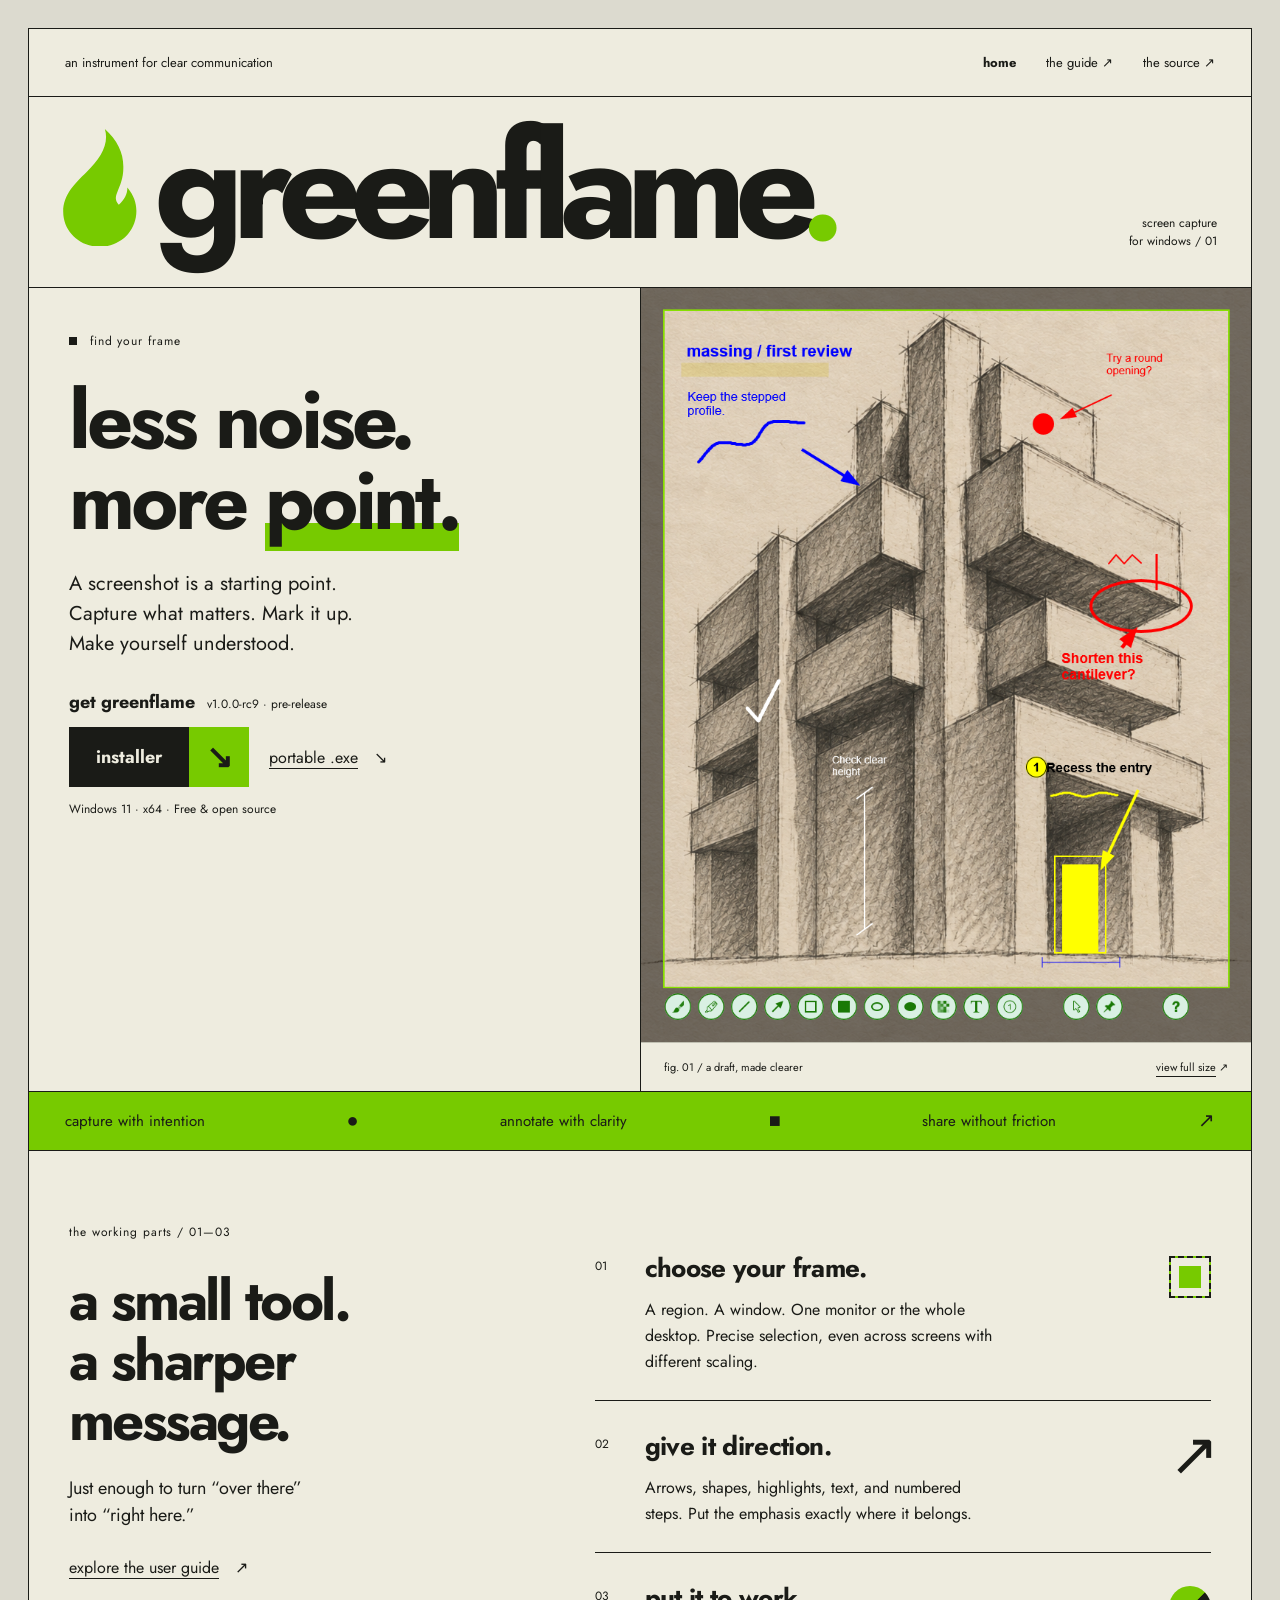
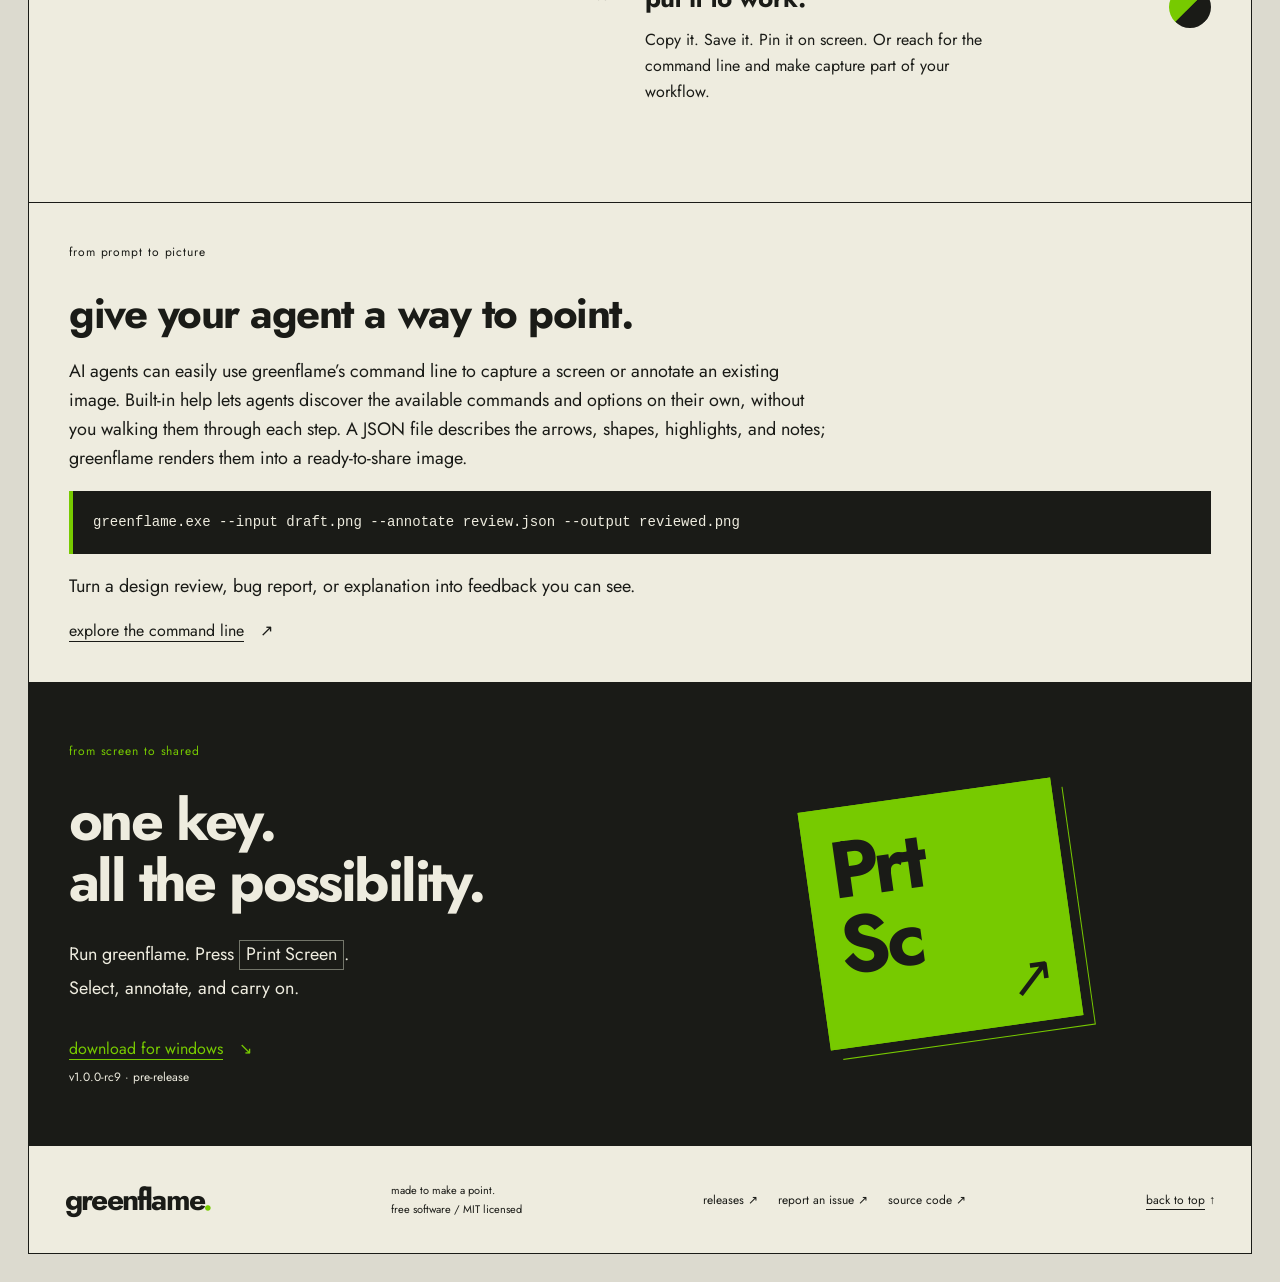
<file: index.html>
<!doctype html>
<html lang="en">
<head>
    <meta charset="utf-8">
    <meta name="viewport" content="width=device-width, initial-scale=1">
    <meta name="description" content="Less noise. More point. greenflame is a free, open-source screenshot and annotation tool for Windows.">
    <meta name="theme-color" content="#eeecdf">
    <title>greenflame &mdash; screenshot &amp; annotation tool for Windows</title>
    <link rel="icon" href="/favicon.ico?v=77ca00" type="image/x-icon" sizes="16x16 32x32 48x48">
    <link rel="canonical" href="https://getgreenflame.com/">
    <link rel="preload" href="jost-bold.ttf" as="font" type="font/ttf" crossorigin>
    <link rel="stylesheet" href="style.css">
    <script src="downloads.js" defer></script>
    <meta property="og:type" content="website">
    <meta property="og:site_name" content="greenflame">
    <meta property="og:title" content="greenflame &mdash; screenshot &amp; annotation tool for Windows">
    <meta property="og:description" content="Less noise. More point. greenflame is a free, open-source screenshot and annotation tool for Windows.">
    <meta property="og:url" content="https://getgreenflame.com/">
    <meta property="og:image" content="https://getgreenflame.com/assets/brand-icon.png">
    <meta property="og:image:width" content="256">
    <meta property="og:image:height" content="256">
    <meta property="og:image:alt" content="greenflame logo: green flame inside selection brackets">
    <meta name="twitter:card" content="summary">
    <meta name="twitter:title" content="greenflame &mdash; screenshot &amp; annotation tool for Windows">
    <meta name="twitter:description" content="Less noise. More point. greenflame is a free, open-source screenshot and annotation tool for Windows.">
    <meta name="twitter:image" content="https://getgreenflame.com/assets/brand-icon.png">
    <meta name="twitter:image:alt" content="greenflame logo: green flame inside selection brackets">
    <script type="application/ld+json">
{
  "@context": "https://schema.org",
  "@type": "SoftwareApplication",
  "@id": "https://getgreenflame.com/#software",
  "name": "greenflame",
  "url": "https://getgreenflame.com/",
  "description": "Less noise. More point. greenflame is a free, open-source screenshot and annotation tool for Windows.",
  "operatingSystem": "Windows 11",
  "applicationCategory": "UtilitiesApplication",
  "downloadUrl": "https://github.com/greenflamehq/greenflame/releases/download/v1.0.0-rc9/greenflame-1.0.0-rc9-win-x64.exe",
  "license": "https://getgreenflame.com/LICENSE",
  "isAccessibleForFree": true,
  "image": "https://getgreenflame.com/assets/brand-icon.png",
  "softwareHelp": "https://getgreenflame.com/guide.html",
  "offers": {
    "price": "0",
    "priceCurrency": "USD",
    "@type": "Offer"
  }
}
    </script>

</head>
<body>
    <a class="skip" href="#main">Skip to content</a>
    <div class="sheet">
        <header>
            <div class="masthead">
                <a class="identity" href="/" aria-label="greenflame home">an instrument for clear communication</a>
                <nav aria-label="Main navigation"><span aria-current="page">home</span><span><a href="guide.html">the guide</a> <span aria-hidden="true">↗</span></span><span><a href="https://github.com/greenflamehq/greenflame">the source</a> <span aria-hidden="true">↗</span></span></nav>
            </div>
            <div class="nameplate"><a class="wordmark" href="/" aria-label="greenflame home"><svg class="wordmark-flame" viewBox="319 122 578 930" aria-hidden="true"><path d="M648 122C747 212 796 311 794 426C794 516 767 568 746 621C724 676 737 691 758 721C800 685 826 638 826 585C876 646 897 706 897 770C897 932 767 1052 609 1052C449 1052 319 931 319 775C319 640 410 552 504 461C614 357 684 239 648 122Z"/></svg><span>greenflame<span class="brand-dot">.</span></span></a><span class="edition">screen capture<br>for windows / 01</span></div>
        </header>
        <main id="main">
            <section class="hero" aria-labelledby="headline">
                <div class="hero-copy">
                    <p class="eyebrow"><span class="little-square" aria-hidden="true"></span> find your frame</p>
                    <h1 id="headline">less noise.<br>more <span class="highlight">point.</span></h1>
                    <p class="intro">A screenshot is a starting point.<br>Capture what matters. Mark it up.<br>Make yourself understood.</p>
                    <div id="downloads">
                        <p class="download-heading">get greenflame <span class="release-version" id="release-version">v1.0.0-rc9 · pre-release</span></p>
                        <div class="download-options">
                            <a class="download" id="installer-download" href="https://github.com/greenflamehq/greenflame/releases/download/v1.0.0-rc9/greenflame-1.0.0-rc9-win-x64.exe"><span>installer</span><span class="download-arrow" aria-hidden="true">↘</span></a>
                            <span><a class="text-link" id="portable-download" href="https://github.com/greenflamehq/greenflame/releases/download/v1.0.0-rc9/greenflame.exe">portable .exe</a><span class="link-arrow" aria-hidden="true">↘</span></span>
                        </div>
                        <p class="download-note">Windows 11 · x64 · Free &amp; open source</p>
                    </div>
                </div>
                <figure class="composition">
                    <a class="screenshot-link" href="screenshot.html" aria-label="Enlarge the annotated screenshot"><img src="assets/brutalist-scene-annotated.png" width="827" height="1023" fetchpriority="high" alt="A charcoal building sketch reviewed in greenflame, with arrows, freehand marks, dimensions, and notes suggesting a circular opening, shorter cantilever, and recessed entry. The capture border and annotation toolbar are visible."></a>
                    <figcaption><span>fig. 01 / a draft, made clearer</span><span><a href="screenshot.html">view full size</a> <span aria-hidden="true">↗</span></span></figcaption>
                </figure>
            </section>
            <div class="principles" aria-label="Product principles"><span>capture with intention</span><span aria-hidden="true">●</span><span>annotate with clarity</span><span aria-hidden="true">■</span><span>share without friction</span><span aria-hidden="true">↗</span></div>
            <section class="tools" id="tools" aria-labelledby="tools-heading">
                <div class="section-intro"><p class="eyebrow">the working parts / 01—03</p><h2 id="tools-heading">a small tool.<br>a sharper<br>message.</h2><p>Just enough to turn “over there”<br>into “right here.”</p><a class="text-link" href="guide.html">explore the user guide</a><span class="link-arrow" aria-hidden="true">↗</span></div>
                <div class="tool-list">
                    <article class="tool"><span class="tool-number">01</span><div><h3>choose your frame.</h3><p>A region. A window. One monitor or the whole desktop. Precise selection, even across screens with different scaling.</p></div><span class="tool-symbol frame-symbol" aria-hidden="true"></span></article>
                    <article class="tool"><span class="tool-number">02</span><div><h3>give it direction.</h3><p>Arrows, shapes, highlights, text, and numbered steps. Put the emphasis exactly where it belongs.</p></div><span class="tool-symbol arrow-symbol" aria-hidden="true">↗</span></article>
                    <article class="tool"><span class="tool-number">03</span><div><h3>put it to work.</h3><p>Copy it. Save it. Pin it on screen. Or reach for the command line and make capture part of your workflow.</p></div><span class="tool-symbol circle-symbol" aria-hidden="true"></span></article>
                </div>
            </section>
            <section class="agent-workflow" aria-labelledby="agent-heading">
                <p class="eyebrow">from prompt to picture</p>
                <h2 id="agent-heading">give your agent a way to point.</h2>
                <p>AI agents can easily use greenflame’s command line to capture a screen or annotate an existing image. Built-in help lets agents discover the available commands and options on their own, without you walking them through each step. A JSON file describes the arrows, shapes, highlights, and notes; greenflame renders them into a ready-to-share image.</p>
                <pre><code>greenflame.exe --input draft.png --annotate review.json --output reviewed.png</code></pre>
                <p>Turn a design review, bug report, or explanation into feedback you can see.</p>
                <a class="text-link" href="guide.html#command-line">explore the command line</a><span class="link-arrow" aria-hidden="true">↗</span>
            </section>
            <section class="start" aria-labelledby="start-heading">
                <div class="start-copy"><p class="eyebrow">from screen to shared</p><h2 id="start-heading">one key.<br>all the possibility.</h2><p>Run greenflame. Press <kbd>Print Screen</kbd>.<br>Select, annotate, and carry on.</p><div class="bottom-download"><a class="text-link" href="#downloads">download for windows</a><span class="bottom-download-arrow" aria-hidden="true">↘</span><span class="release-version" id="bottom-release-version">v1.0.0-rc9 · pre-release</span></div></div>
                <div class="key-art" aria-hidden="true"><div class="key-face"><span>Prt<br>Sc</span><span class="key-arrow">↗</span></div></div>
            </section>
        </main>
        <footer><a class="footer-brand" href="/">greenflame<span>.</span></a><span>made to make a point.<br>free software / MIT licensed</span><nav aria-label="Footer navigation"><span><a href="https://github.com/greenflamehq/greenflame/releases">releases</a> <span aria-hidden="true">↗</span></span><span><a href="https://github.com/greenflamehq/greenflame/issues">report an issue</a> <span aria-hidden="true">↗</span></span><span><a href="https://github.com/greenflamehq/greenflame">source code</a> <span aria-hidden="true">↗</span></span></nav><div class="back-top"><a href="#">back to top</a> <span aria-hidden="true">↑</span></div></footer>
    </div>
</body>
</html>
</file>
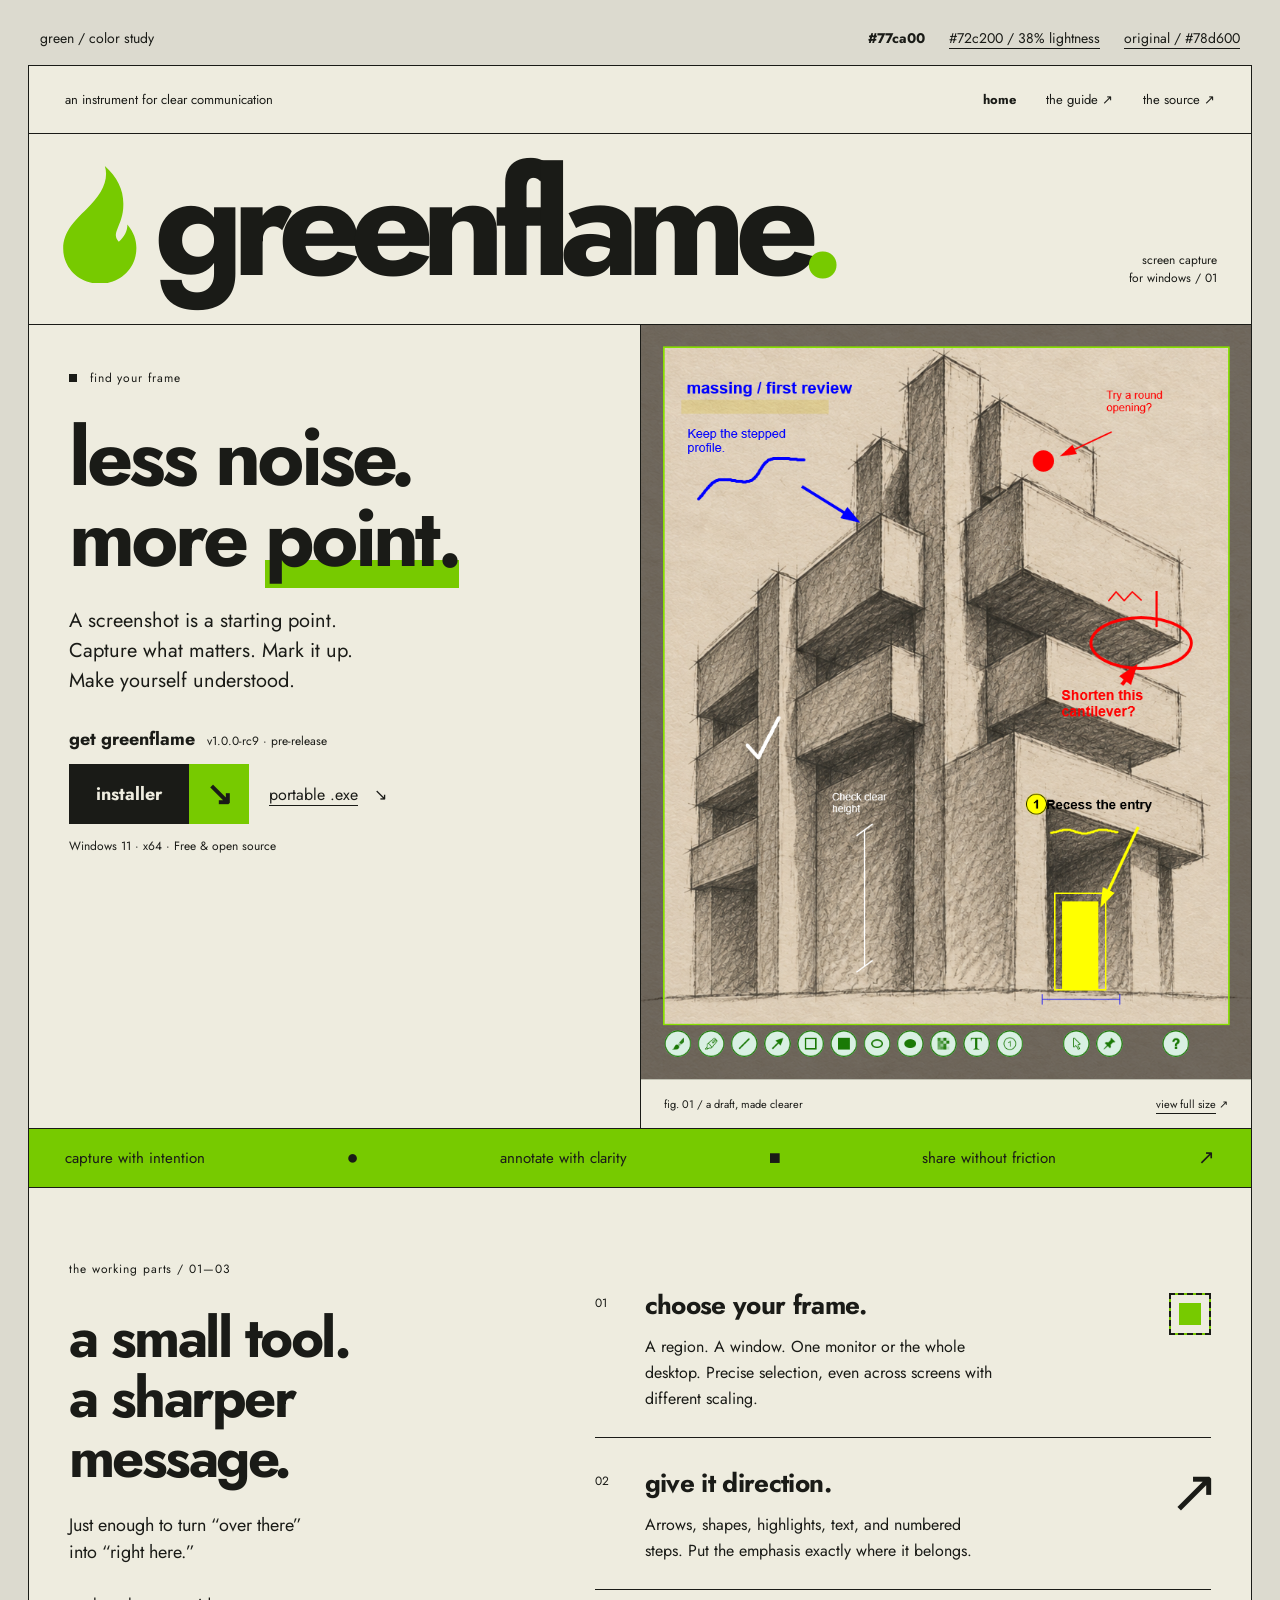
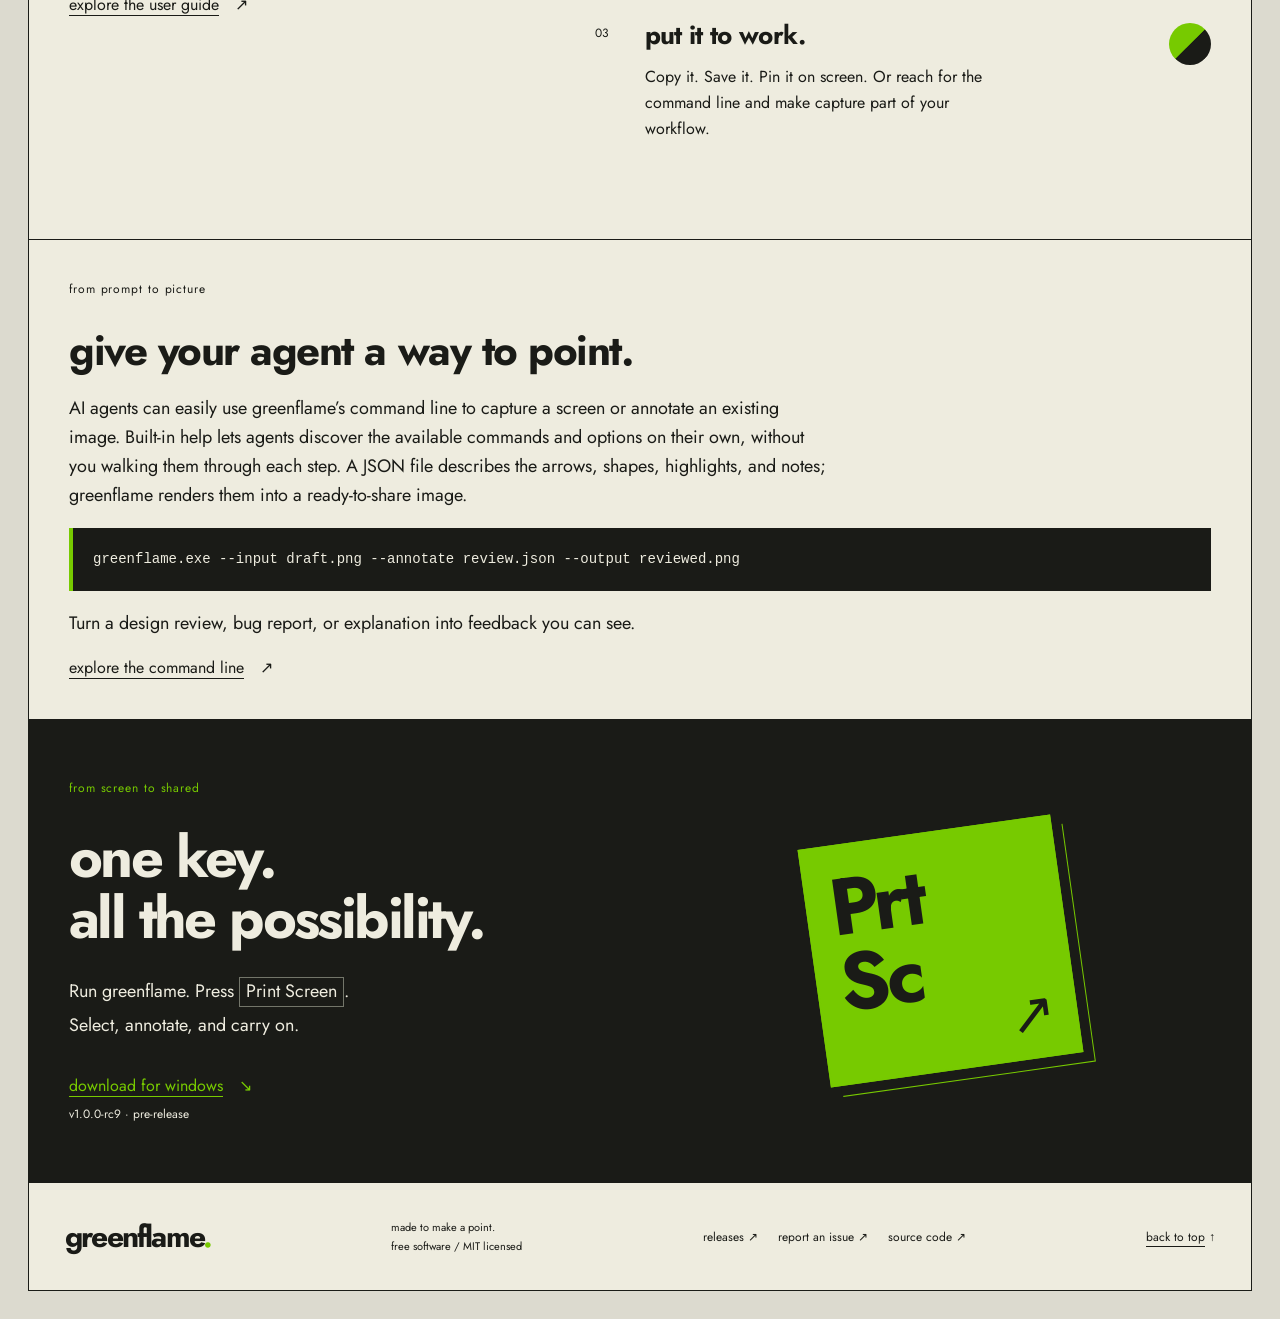
<file: study/green/index.html>
<!doctype html>
<html lang="en">
<head><base href="../../">
    <meta charset="utf-8">
    <meta name="viewport" content="width=device-width, initial-scale=1">
    <meta name="description" content="Less noise. More point. greenflame is a free, open-source screenshot and annotation tool for Windows.">
    <meta name="theme-color" content="#eeecdf">
    <title>greenflame — less noise. more point.</title>
    <link rel="icon" href="/favicon.ico?v=e" type="image/x-icon" sizes="16x16 32x32 48x48">
    <link rel="canonical" href="https://getgreenflame.com/">
    <link rel="preload" href="jost-bold.ttf" as="font" type="font/ttf" crossorigin>
    <link rel="stylesheet" href="style.css">
    <script src="downloads.js" defer></script>
<meta name="robots" content="noindex,nofollow"><style>:root { --green: #77ca00; } .color-study { max-width: 1200px; margin: 0 auto 16px; display: flex; flex-wrap: wrap; align-items: center; gap: 12px 24px; font-size: 14px; line-height: 1.5; } .color-study-label { margin-right: auto; } .color-study [aria-current] { font-weight: 700; } </style></head>
<body>
    <a class="skip" href="#main">Skip to content</a>
    <aside class="color-study" aria-label="Color study"><span class="color-study-label">green / color study</span><span aria-current="page">#77ca00</span><a href="study/green/darker.html">#72c200 / 38% lightness</a><a href="./">original / #78d600</a></aside><div class="sheet">
        <header>
            <div class="masthead">
                <a class="identity" href="/" aria-label="greenflame home">an instrument for clear communication</a>
                <nav aria-label="Main navigation"><span aria-current="page">home</span><span><a href="guide.html">the guide</a> <span aria-hidden="true">↗</span></span><span><a href="https://github.com/greenflamehq/greenflame">the source</a> <span aria-hidden="true">↗</span></span></nav>
            </div>
            <div class="nameplate"><a class="wordmark" href="/" aria-label="greenflame home"><svg class="wordmark-flame" viewBox="319 122 578 930" aria-hidden="true"><path d="M648 122C747 212 796 311 794 426C794 516 767 568 746 621C724 676 737 691 758 721C800 685 826 638 826 585C876 646 897 706 897 770C897 932 767 1052 609 1052C449 1052 319 931 319 775C319 640 410 552 504 461C614 357 684 239 648 122Z"/></svg><span>greenflame<span class="brand-dot">.</span></span></a><span class="edition">screen capture<br>for windows / 01</span></div>
        </header>
        <main id="main">
            <section class="hero" aria-labelledby="headline">
                <div class="hero-copy">
                    <p class="eyebrow"><span class="little-square" aria-hidden="true"></span> find your frame</p>
                    <h1 id="headline">less noise.<br>more <span class="highlight">point.</span></h1>
                    <p class="intro">A screenshot is a starting point.<br>Capture what matters. Mark it up.<br>Make yourself understood.</p>
                    <div id="downloads">
                        <p class="download-heading">get greenflame <span class="release-version" id="release-version">v1.0.0-rc9 · pre-release</span></p>
                        <div class="download-options">
                            <a class="download" id="installer-download" href="https://github.com/greenflamehq/greenflame/releases/download/v1.0.0-rc9/greenflame-1.0.0-rc9-win-x64.exe"><span>installer</span><span class="download-arrow" aria-hidden="true">↘</span></a>
                            <span><a class="text-link" id="portable-download" href="https://github.com/greenflamehq/greenflame/releases/download/v1.0.0-rc9/greenflame.exe">portable .exe</a><span class="link-arrow" aria-hidden="true">↘</span></span>
                        </div>
                        <p class="download-note">Windows 11 · x64 · Free &amp; open source</p>
                    </div>
                </div>
                <figure class="composition">
                    <a class="screenshot-link" href="screenshot.html" aria-label="Enlarge the annotated screenshot"><img src="assets/brutalist-scene-annotated.png" width="827" height="1023" fetchpriority="high" alt="A charcoal building sketch reviewed in greenflame, with arrows, freehand marks, dimensions, and notes suggesting a circular opening, shorter cantilever, and recessed entry. The capture border and annotation toolbar are visible."></a>
                    <figcaption><span>fig. 01 / a draft, made clearer</span><span><a href="screenshot.html">view full size</a> <span aria-hidden="true">↗</span></span></figcaption>
                </figure>
            </section>
            <div class="principles" aria-label="Product principles"><span>capture with intention</span><span aria-hidden="true">●</span><span>annotate with clarity</span><span aria-hidden="true">■</span><span>share without friction</span><span aria-hidden="true">↗</span></div>
            <section class="tools" id="tools" aria-labelledby="tools-heading">
                <div class="section-intro"><p class="eyebrow">the working parts / 01—03</p><h2 id="tools-heading">a small tool.<br>a sharper<br>message.</h2><p>Just enough to turn “over there”<br>into “right here.”</p><a class="text-link" href="guide.html">explore the user guide</a><span class="link-arrow" aria-hidden="true">↗</span></div>
                <div class="tool-list">
                    <article class="tool"><span class="tool-number">01</span><div><h3>choose your frame.</h3><p>A region. A window. One monitor or the whole desktop. Precise selection, even across screens with different scaling.</p></div><span class="tool-symbol frame-symbol" aria-hidden="true"></span></article>
                    <article class="tool"><span class="tool-number">02</span><div><h3>give it direction.</h3><p>Arrows, shapes, highlights, text, and numbered steps. Put the emphasis exactly where it belongs.</p></div><span class="tool-symbol arrow-symbol" aria-hidden="true">↗</span></article>
                    <article class="tool"><span class="tool-number">03</span><div><h3>put it to work.</h3><p>Copy it. Save it. Pin it on screen. Or reach for the command line and make capture part of your workflow.</p></div><span class="tool-symbol circle-symbol" aria-hidden="true"></span></article>
                </div>
            </section>
            <section class="agent-workflow" aria-labelledby="agent-heading">
                <p class="eyebrow">from prompt to picture</p>
                <h2 id="agent-heading">give your agent a way to point.</h2>
                <p>AI agents can easily use greenflame’s command line to capture a screen or annotate an existing image. Built-in help lets agents discover the available commands and options on their own, without you walking them through each step. A JSON file describes the arrows, shapes, highlights, and notes; greenflame renders them into a ready-to-share image.</p>
                <pre><code>greenflame.exe --input draft.png --annotate review.json --output reviewed.png</code></pre>
                <p>Turn a design review, bug report, or explanation into feedback you can see.</p>
                <a class="text-link" href="guide.html#command-line">explore the command line</a><span class="link-arrow" aria-hidden="true">↗</span>
            </section>
            <section class="start" aria-labelledby="start-heading">
                <div class="start-copy"><p class="eyebrow">from screen to shared</p><h2 id="start-heading">one key.<br>all the possibility.</h2><p>Run greenflame. Press <kbd>Print Screen</kbd>.<br>Select, annotate, and carry on.</p><div class="bottom-download"><a class="text-link" href="#downloads">download for windows</a><span class="bottom-download-arrow" aria-hidden="true">↘</span><span class="release-version" id="bottom-release-version">v1.0.0-rc9 · pre-release</span></div></div>
                <div class="key-art" aria-hidden="true"><div class="key-face"><span>Prt<br>Sc</span><span class="key-arrow">↗</span></div></div>
            </section>
        </main>
        <footer><a class="footer-brand" href="/">greenflame<span>.</span></a><span>made to make a point.<br>free software / MIT licensed</span><nav aria-label="Footer navigation"><span><a href="https://github.com/greenflamehq/greenflame/releases">releases</a> <span aria-hidden="true">↗</span></span><span><a href="https://github.com/greenflamehq/greenflame/issues">report an issue</a> <span aria-hidden="true">↗</span></span><span><a href="https://github.com/greenflamehq/greenflame">source code</a> <span aria-hidden="true">↗</span></span></nav><div class="back-top"><a href="#">back to top</a> <span aria-hidden="true">↑</span></div></footer>
    </div>
</body>
</html>
</file>
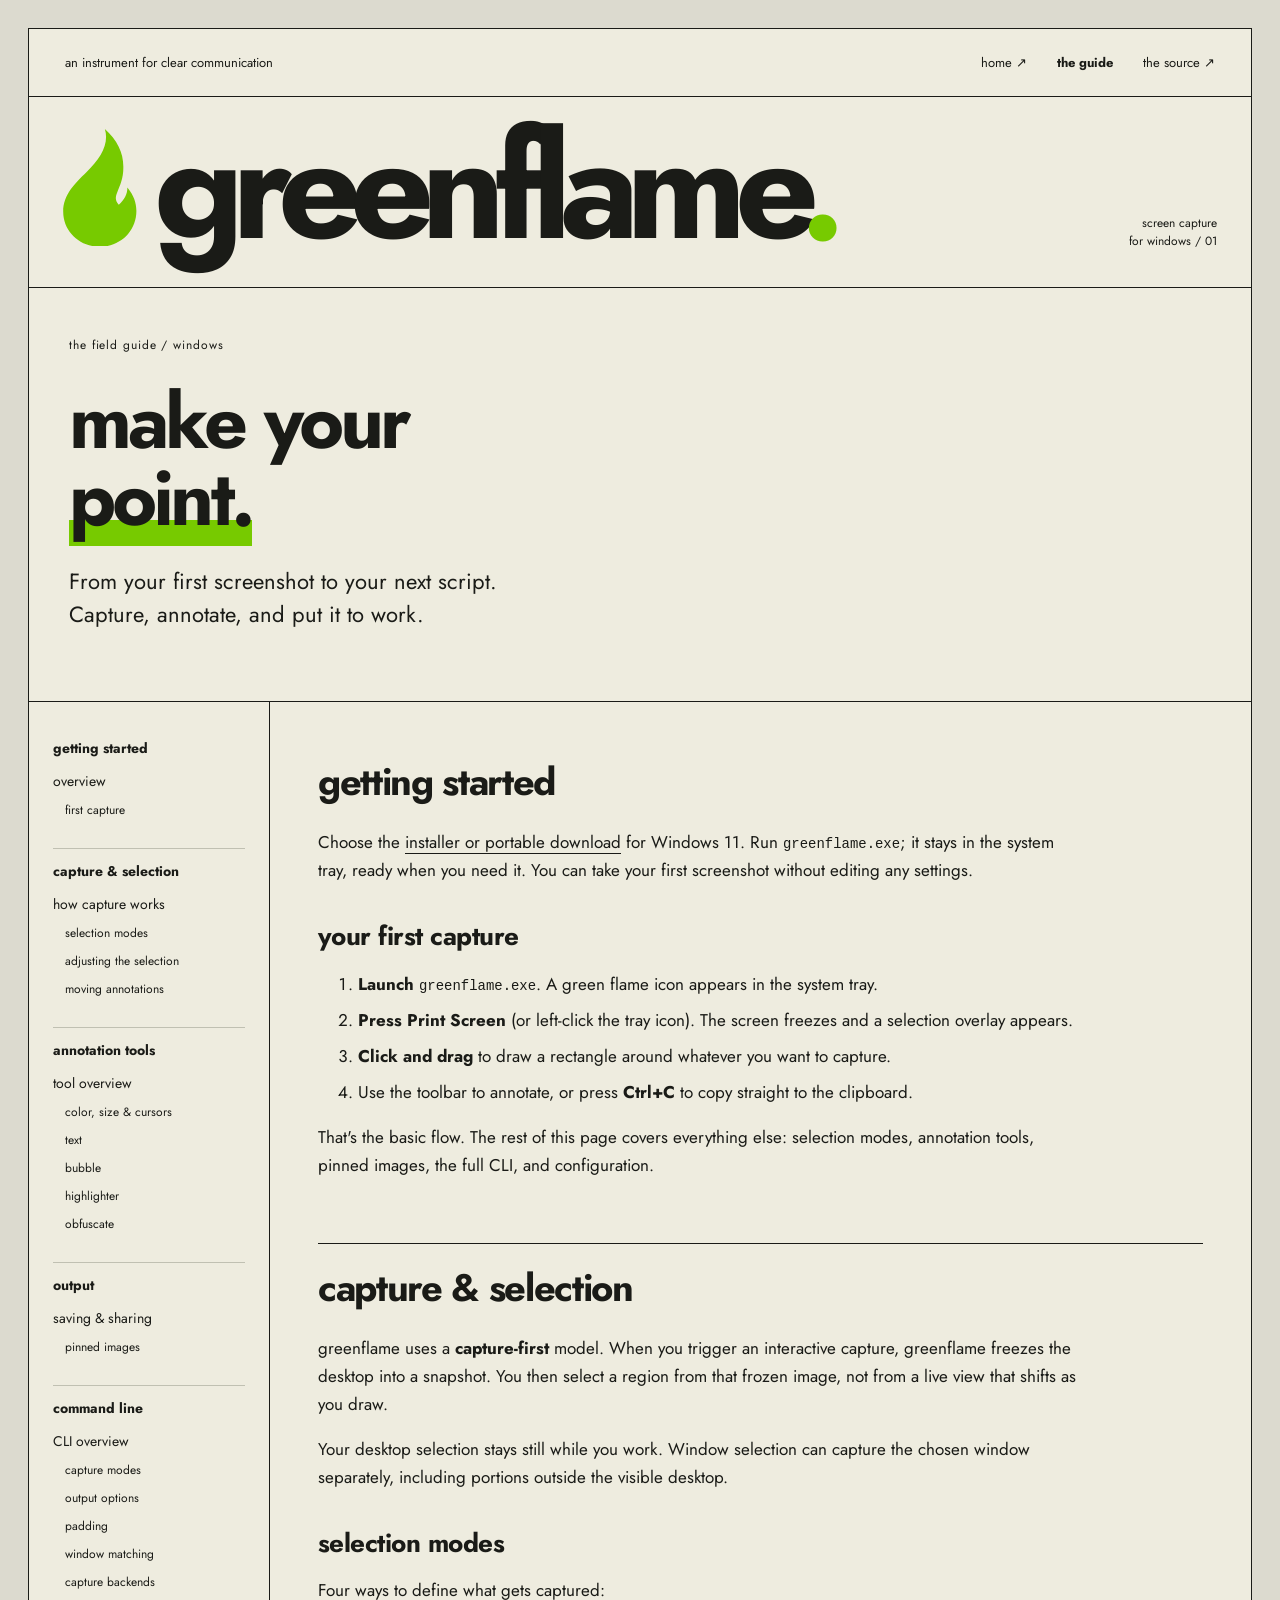
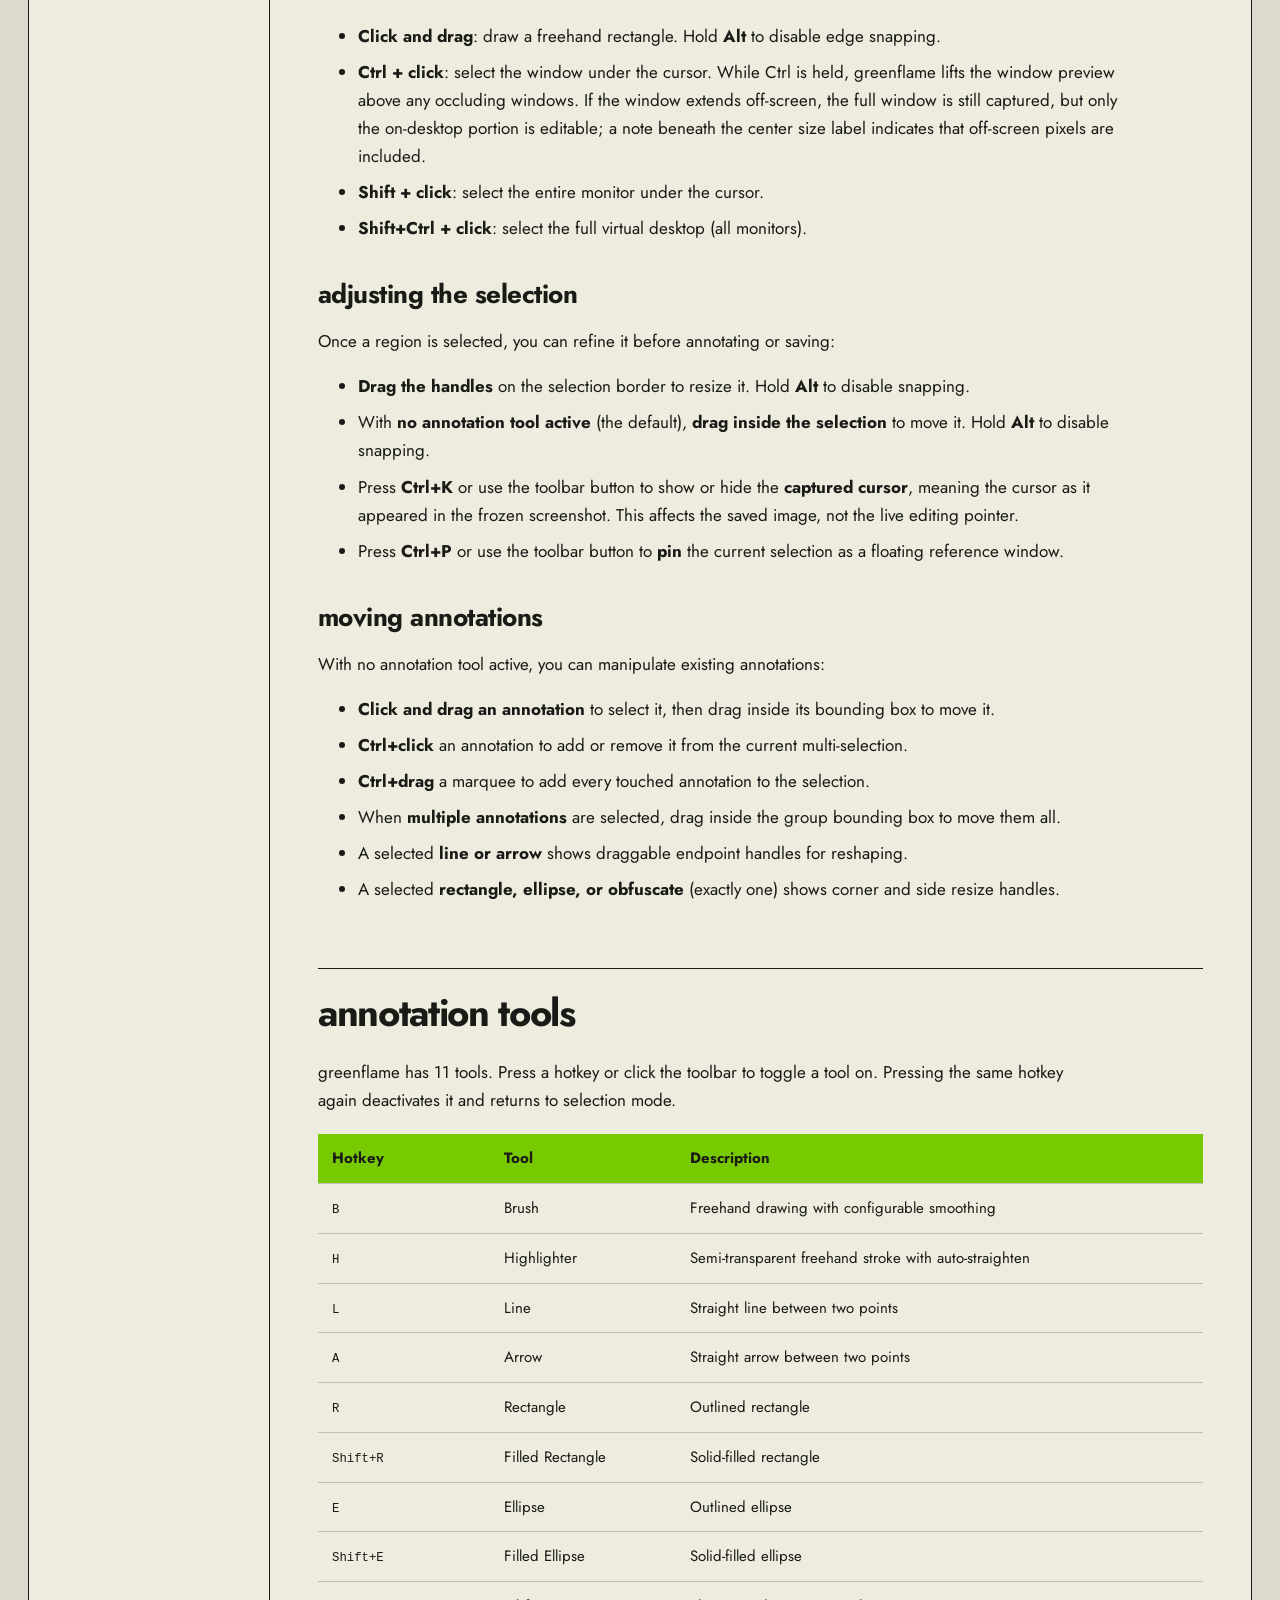
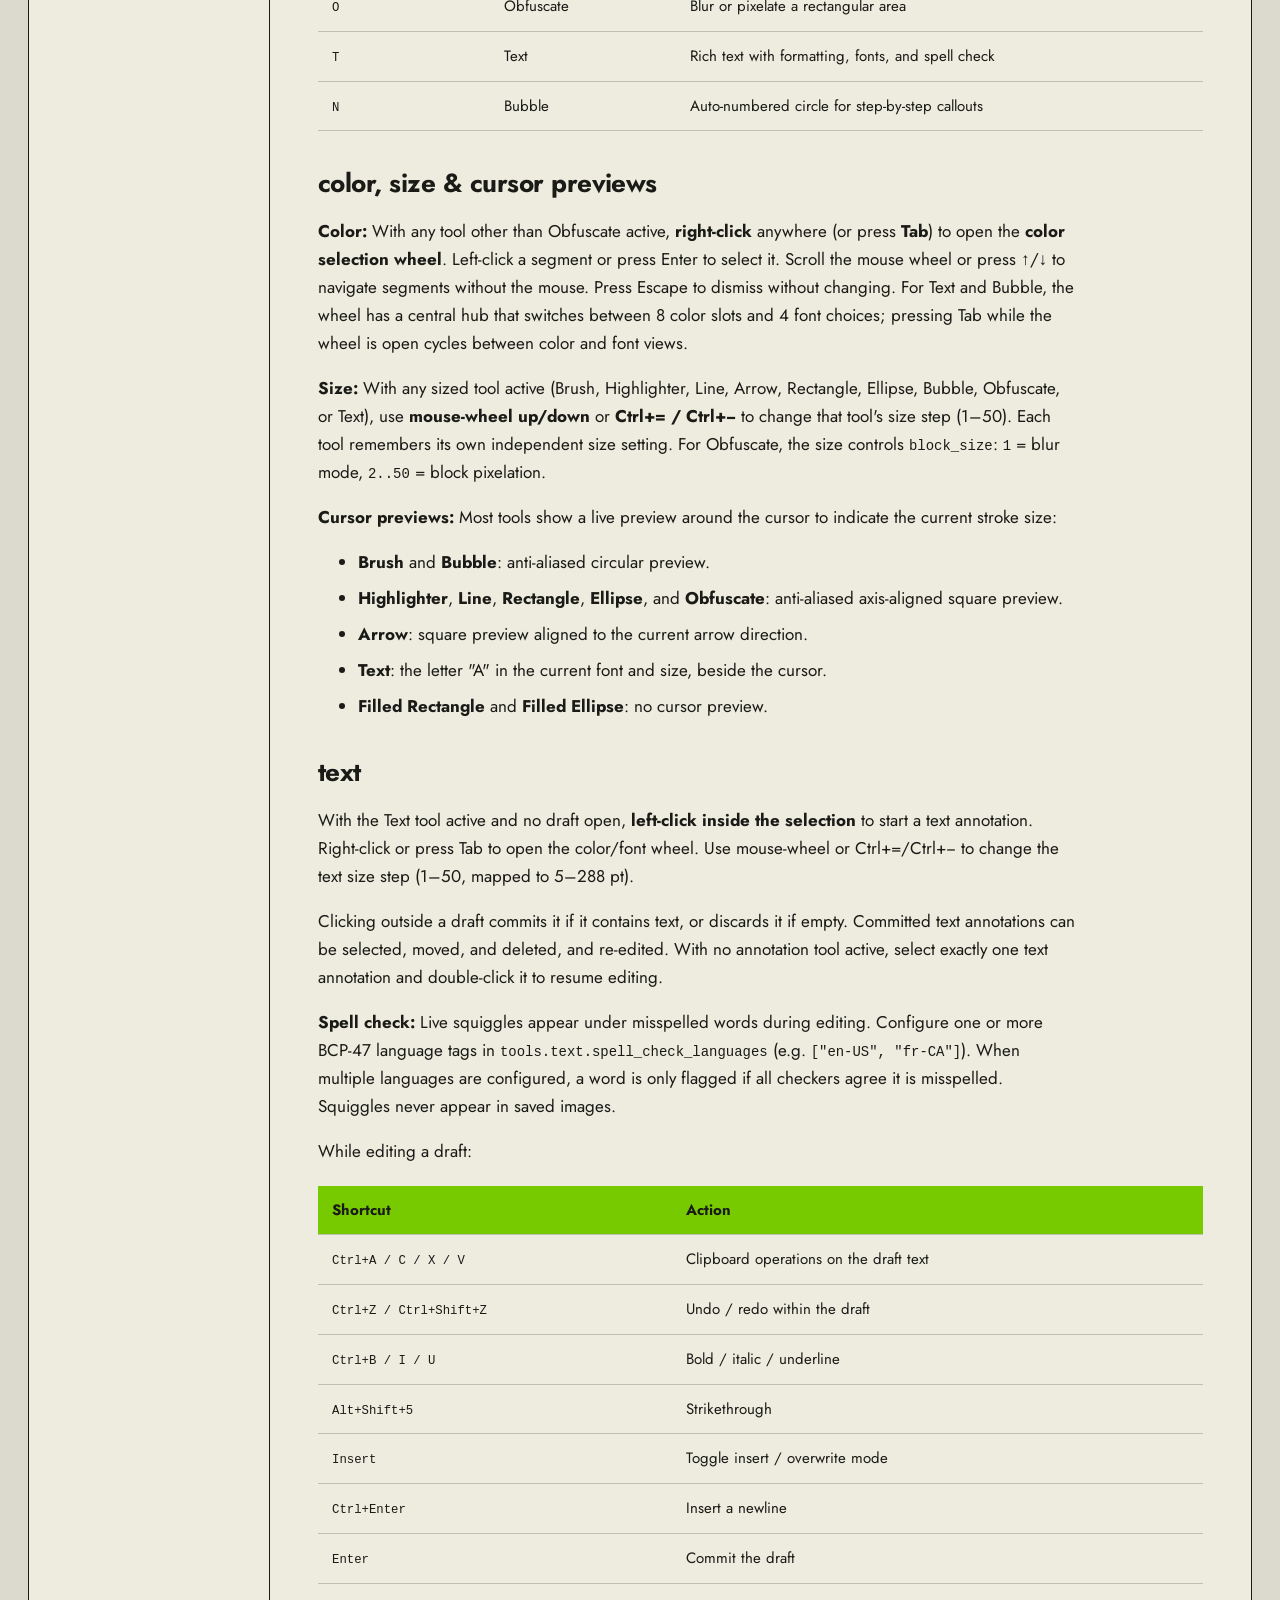
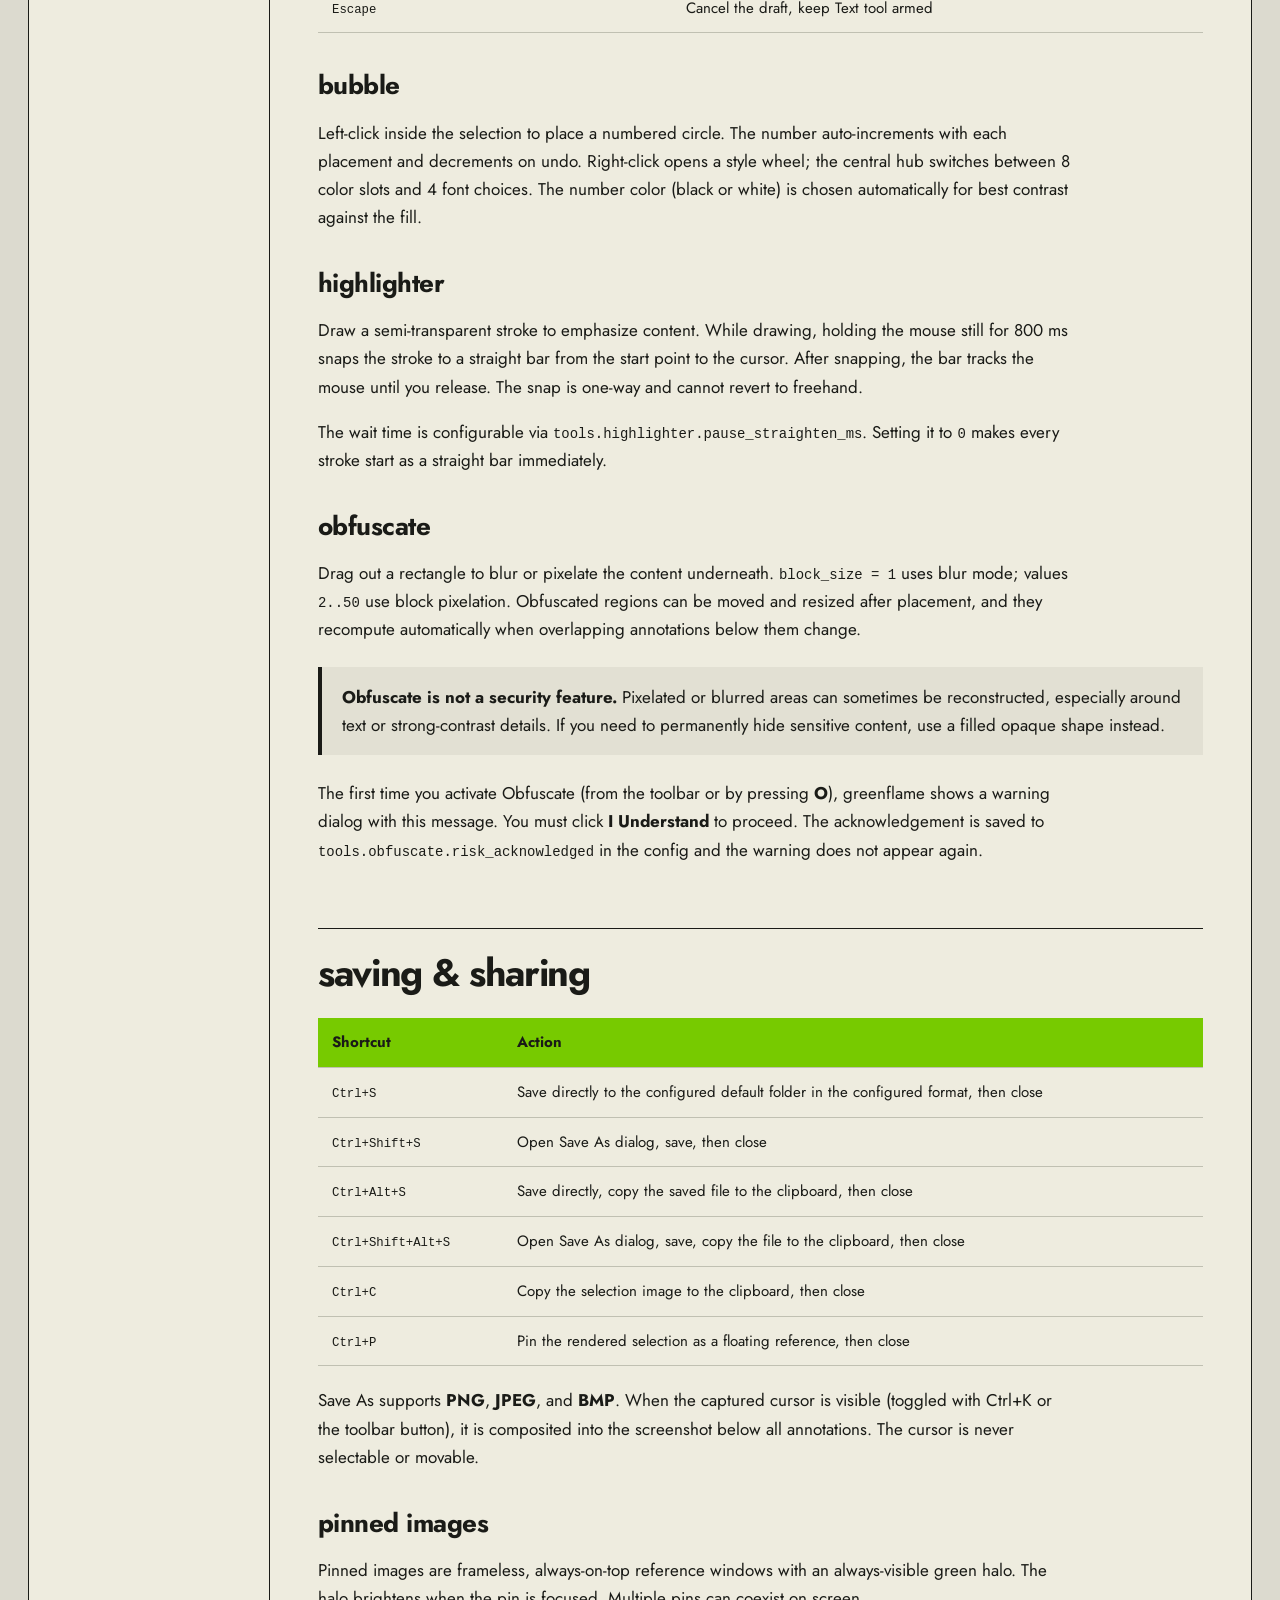
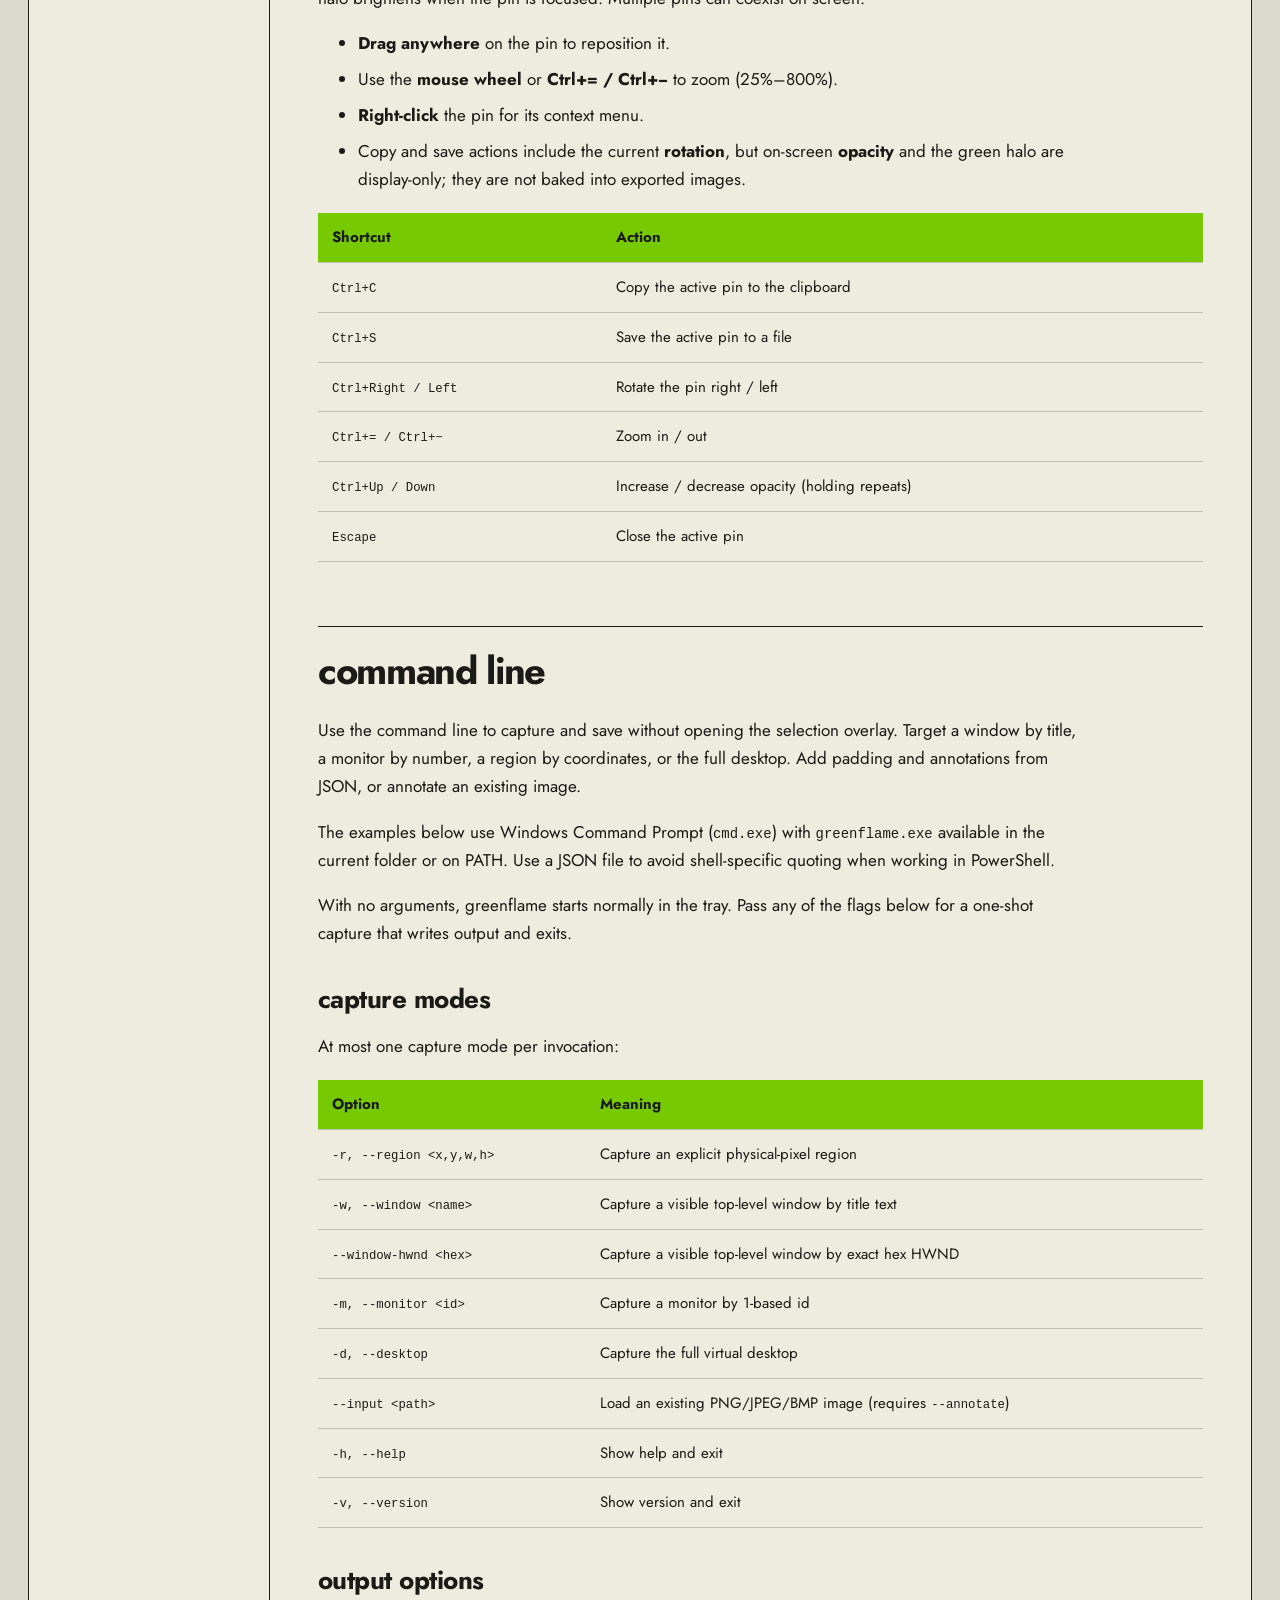
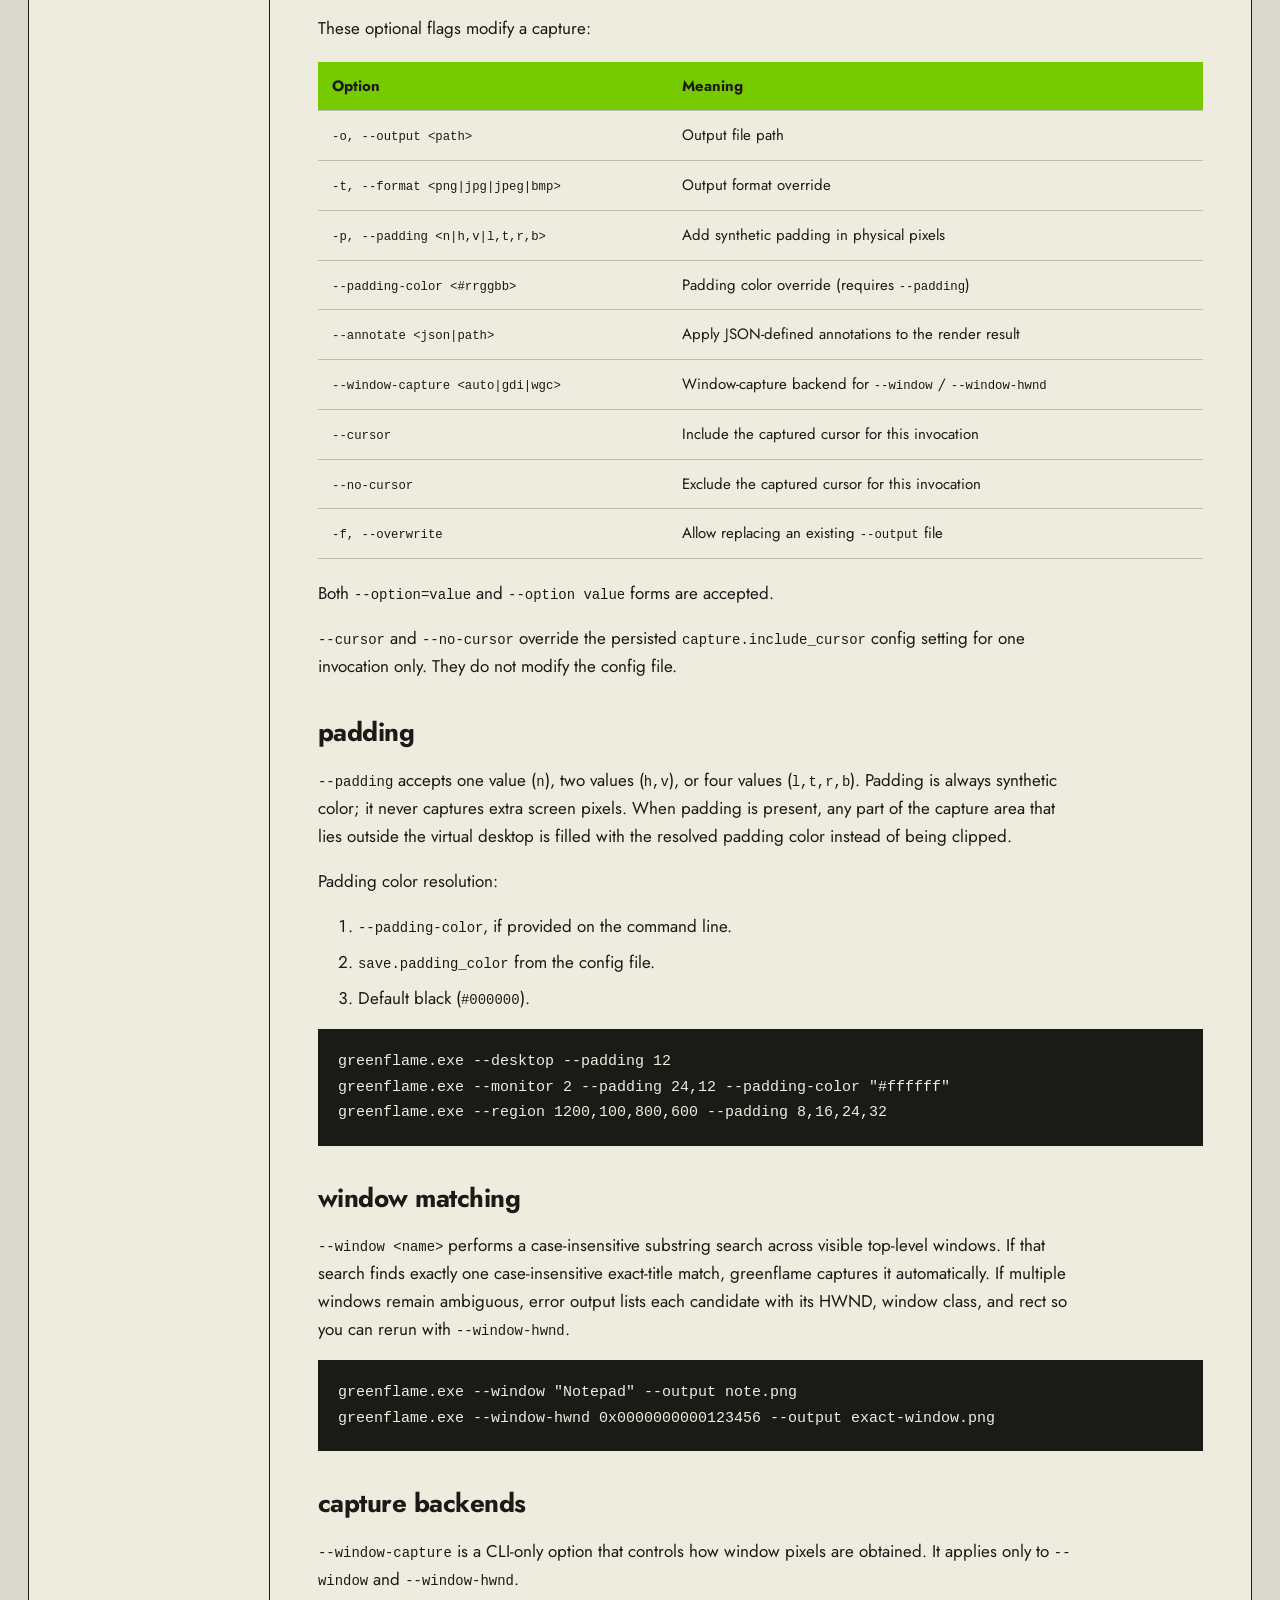
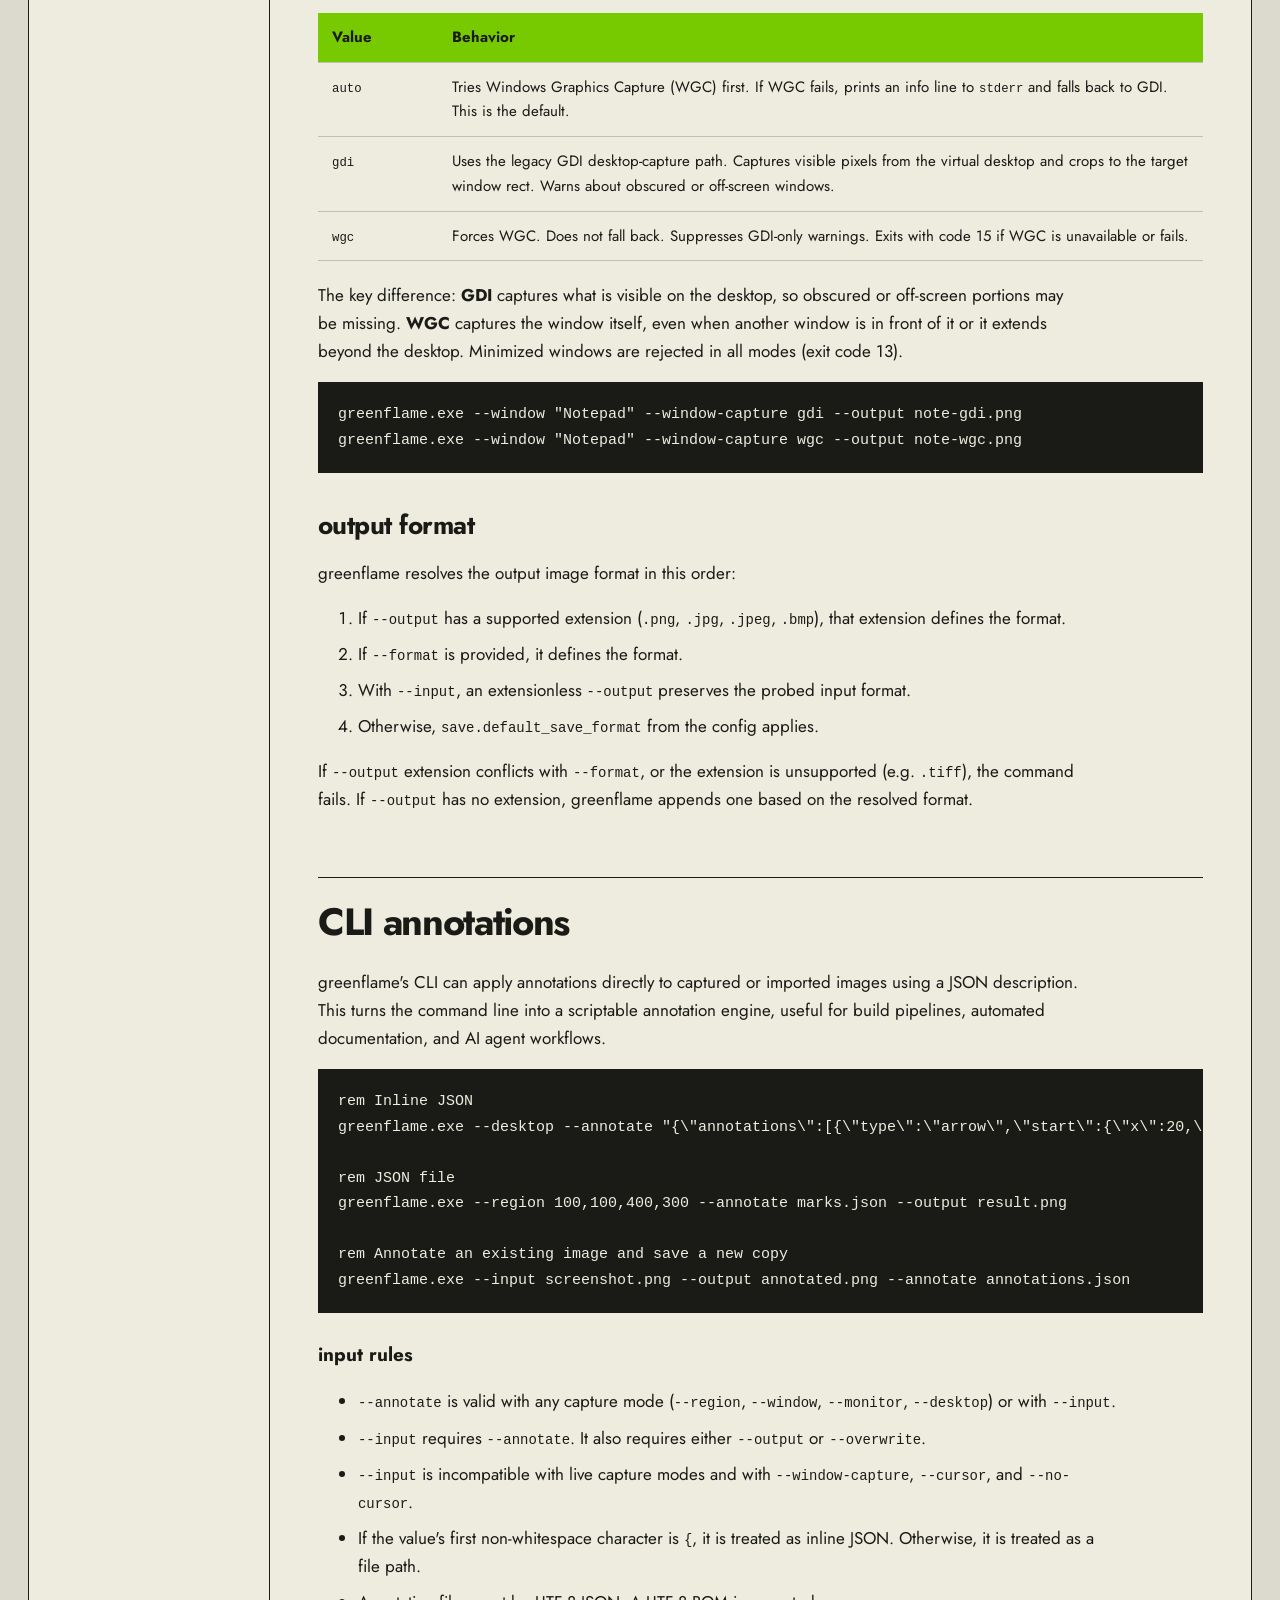
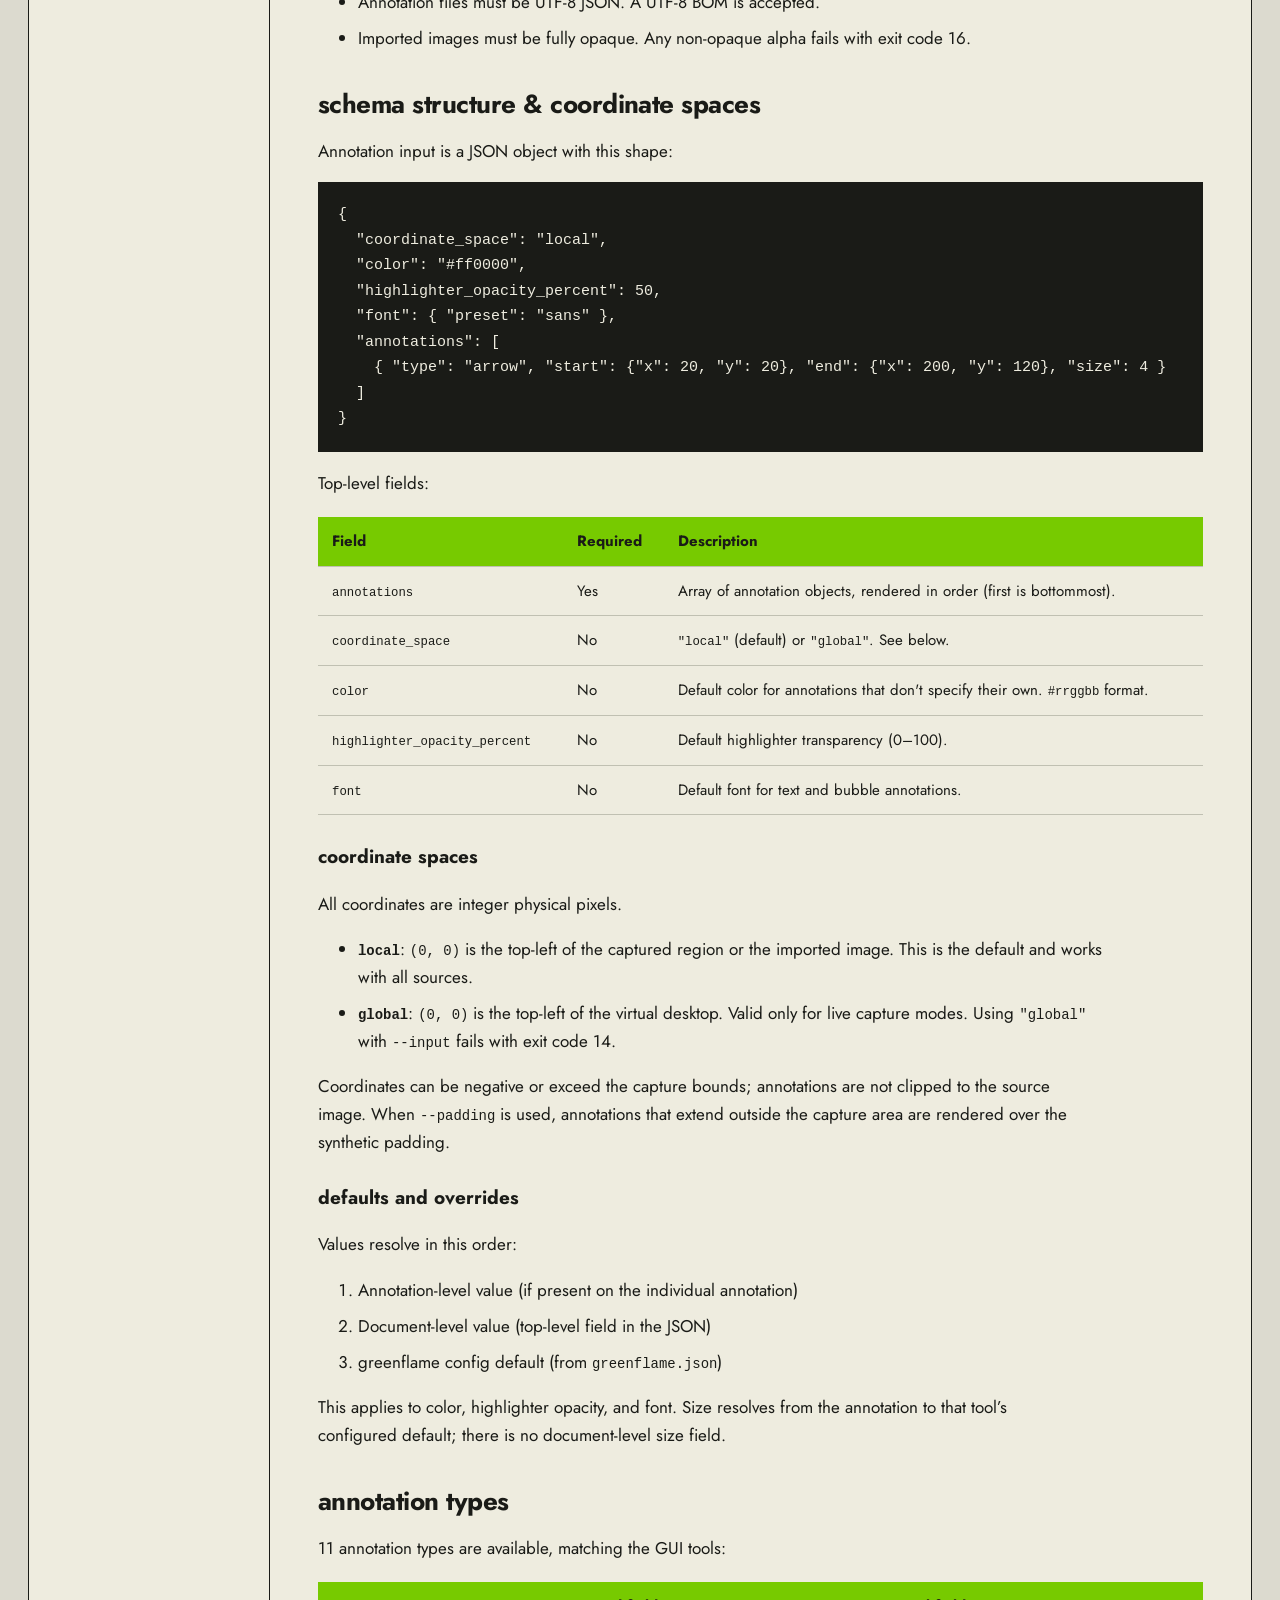
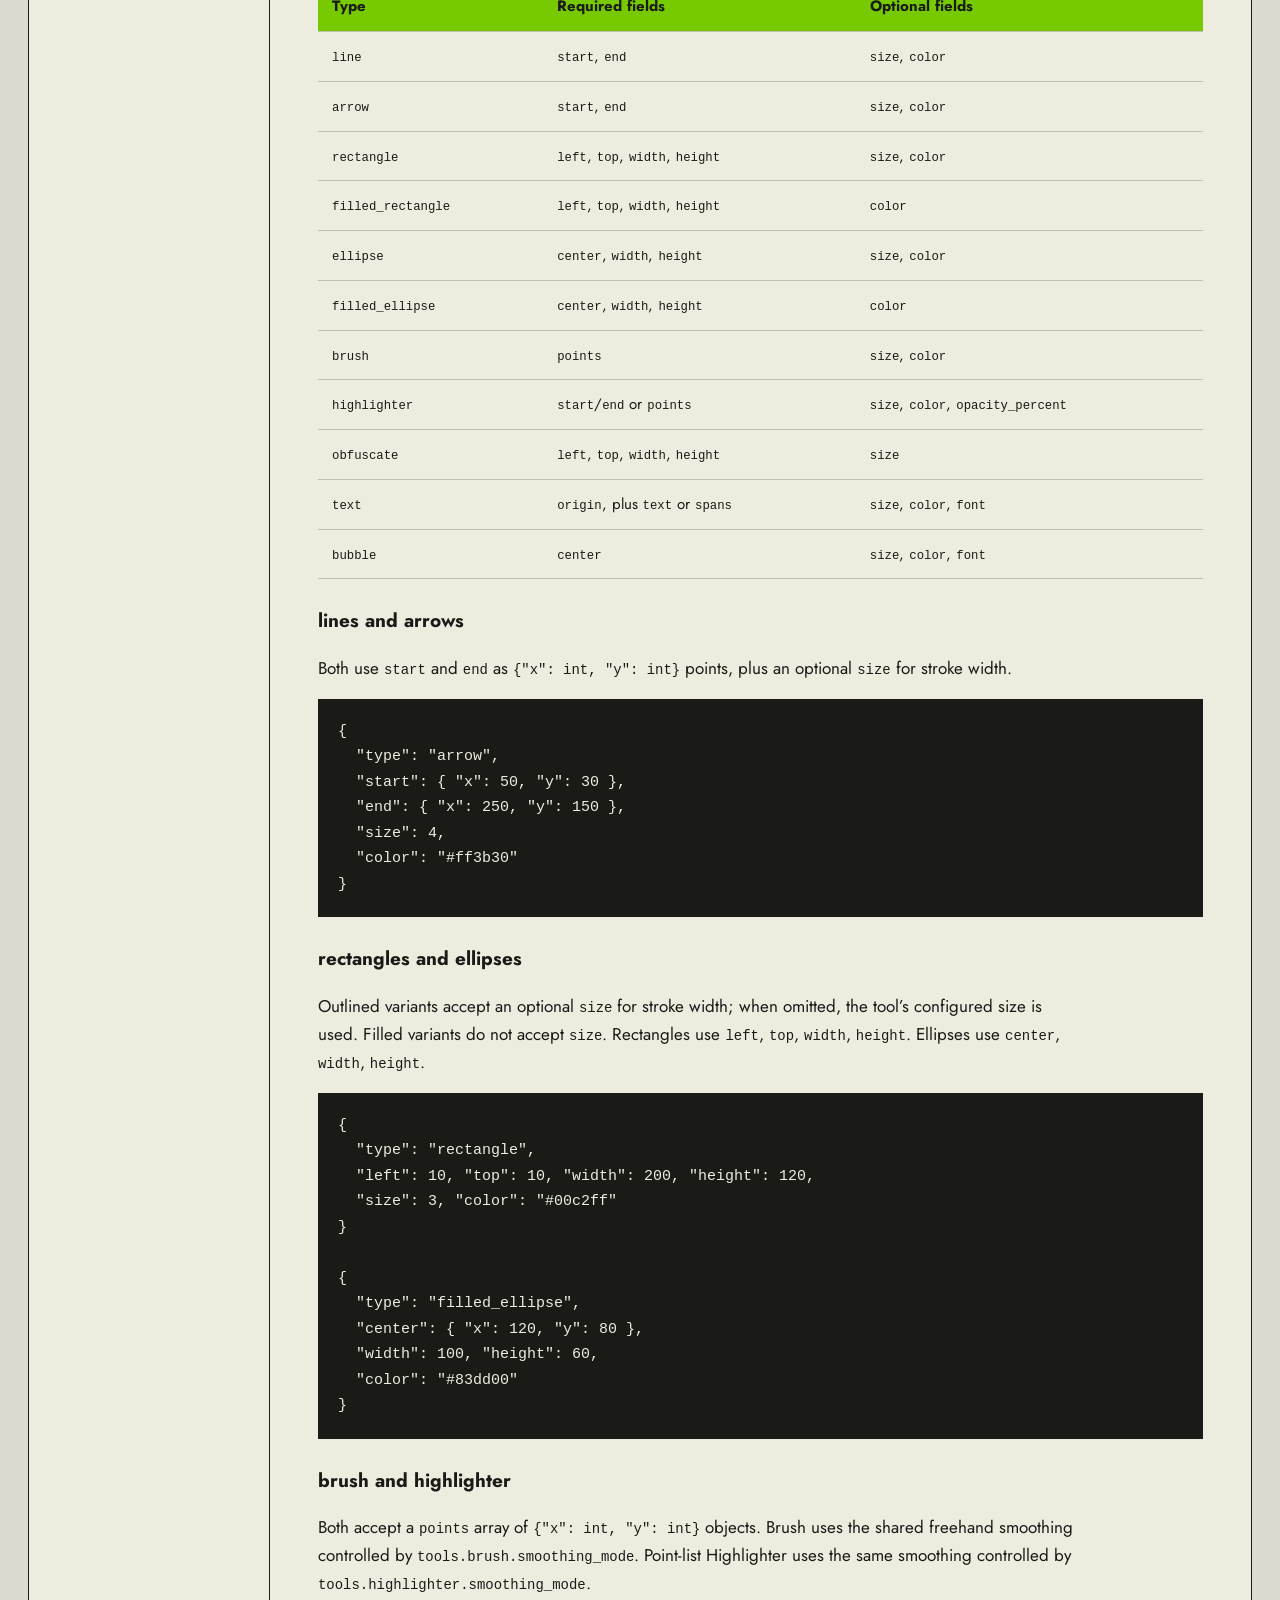
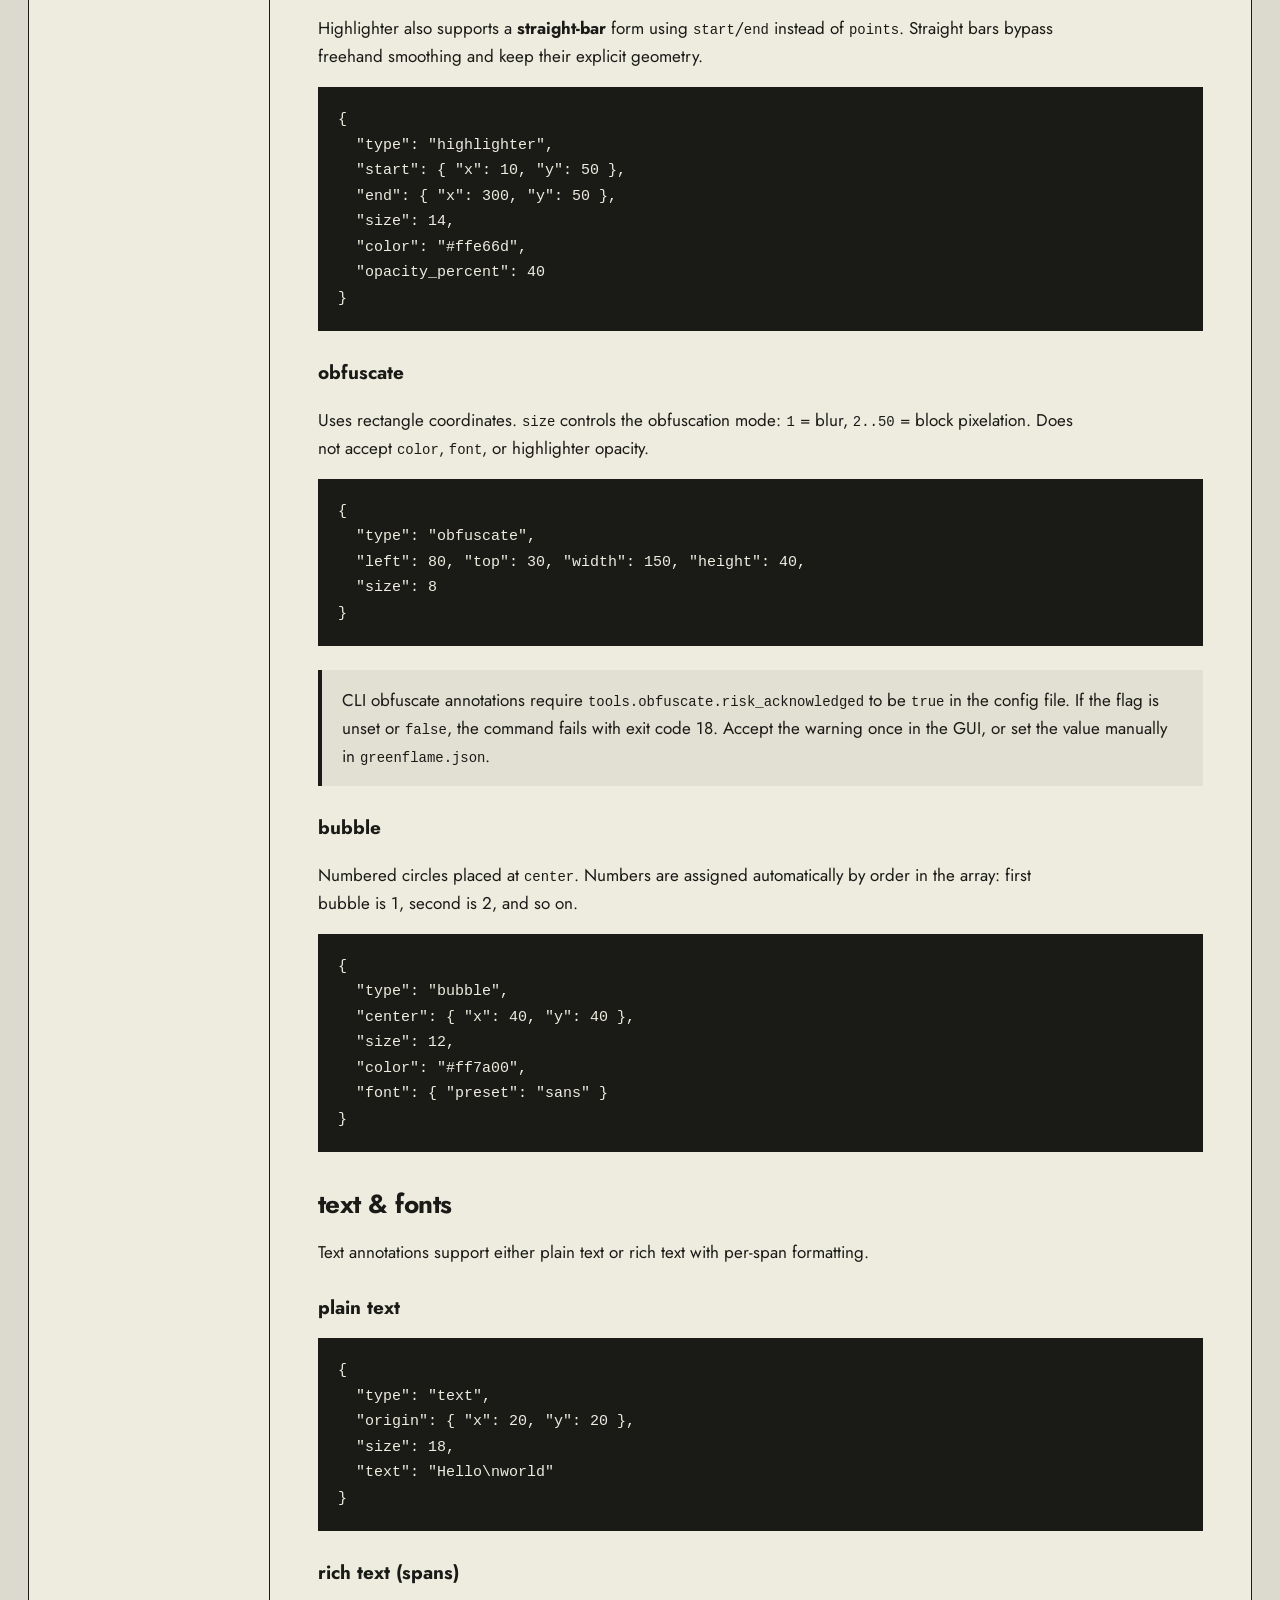
<file: guide.html>
<!doctype html>
<html lang="en">
<head>
    <meta charset="utf-8">
    <meta name="viewport" content="width=device-width, initial-scale=1">
    <meta name="description" content="Capture, annotate, save, and automate with greenflame. A practical guide and complete shortcut, command-line, and settings reference.">
    <meta name="theme-color" content="#eeecdf">
    <title>greenflame user guide &mdash; shortcuts, annotations &amp; CLI</title>
    <link rel="icon" href="/favicon.ico?v=77ca00" type="image/x-icon" sizes="16x16 32x32 48x48">
    <link rel="canonical" href="https://getgreenflame.com/guide.html">
    <link rel="preload" href="jost-bold.ttf" as="font" type="font/ttf" crossorigin>
    <link rel="stylesheet" href="style.css">
    <link rel="stylesheet" href="guide.css">
    <meta property="og:type" content="website">
    <meta property="og:site_name" content="greenflame">
    <meta property="og:title" content="greenflame user guide &mdash; shortcuts, annotations &amp; CLI">
    <meta property="og:description" content="Capture, annotate, save, and automate with greenflame. A practical guide and complete shortcut, command-line, and settings reference.">
    <meta property="og:url" content="https://getgreenflame.com/guide.html">
    <meta property="og:image" content="https://getgreenflame.com/assets/brand-icon.png">
    <meta property="og:image:width" content="256">
    <meta property="og:image:height" content="256">
    <meta property="og:image:alt" content="greenflame logo: green flame inside selection brackets">
    <meta name="twitter:card" content="summary">
    <meta name="twitter:title" content="greenflame user guide &mdash; shortcuts, annotations &amp; CLI">
    <meta name="twitter:description" content="Capture, annotate, save, and automate with greenflame. A practical guide and complete shortcut, command-line, and settings reference.">
    <meta name="twitter:image" content="https://getgreenflame.com/assets/brand-icon.png">
    <meta name="twitter:image:alt" content="greenflame logo: green flame inside selection brackets">
</head>
<body class="guide-page">
    <a class="skip" href="#main">Skip to content</a>
    <div class="sheet">
        <header>
            <div class="masthead">
                <a class="identity" href="/" aria-label="greenflame home">an instrument for clear communication</a>
                <nav aria-label="Main navigation"><span><a href="/">home</a> <span aria-hidden="true">↗</span></span><span aria-current="page">the guide</span><span><a href="https://github.com/greenflamehq/greenflame">the source</a> <span aria-hidden="true">↗</span></span></nav>
            </div>
            <div class="nameplate"><a class="wordmark" href="/" aria-label="greenflame home"><svg class="wordmark-flame" viewBox="319 122 578 930" aria-hidden="true"><path d="M648 122C747 212 796 311 794 426C794 516 767 568 746 621C724 676 737 691 758 721C800 685 826 638 826 585C876 646 897 706 897 770C897 932 767 1052 609 1052C449 1052 319 931 319 775C319 640 410 552 504 461C614 357 684 239 648 122Z"/></svg><span>greenflame<span class="brand-dot">.</span></span></a><span class="edition">screen capture<br>for windows / 01</span></div>
        </header>
        <div class="guide-intro"><p class="eyebrow">the field guide / windows</p><h1>make your<br><span class="highlight">point.</span></h1><p>From your first screenshot to your next script.<br>Capture, annotate, and put it to work.</p></div>
        <div class="guide-layout">
            <aside class="guide-sidebar" aria-label="Guide contents">

      <p class="sidebar-group-label">getting started</p>
      <a href="#getting-started">overview</a>
      <a href="#first-capture" class="sub">first capture</a>

      <p class="sidebar-group-label">capture &amp; selection</p>
      <a href="#capture">how capture works</a>
      <a href="#selection-modes" class="sub">selection modes</a>
      <a href="#adjusting-selection" class="sub">adjusting the selection</a>
      <a href="#annotation-manipulation" class="sub">moving annotations</a>

      <p class="sidebar-group-label">annotation tools</p>
      <a href="#annotation-tools">tool overview</a>
      <a href="#tool-options" class="sub">color, size &amp; cursors</a>
      <a href="#text-tool" class="sub">text</a>
      <a href="#bubble-tool" class="sub">bubble</a>
      <a href="#highlighter-tool" class="sub">highlighter</a>
      <a href="#obfuscate-tool" class="sub">obfuscate</a>

      <p class="sidebar-group-label">output</p>
      <a href="#saving">saving &amp; sharing</a>
      <a href="#pinned-images" class="sub">pinned images</a>

      <p class="sidebar-group-label">command line</p>
      <a href="#command-line">CLI overview</a>
      <a href="#cli-capture-modes" class="sub">capture modes</a>
      <a href="#cli-output-options" class="sub">output options</a>
      <a href="#cli-padding" class="sub">padding</a>
      <a href="#cli-window-matching" class="sub">window matching</a>
      <a href="#cli-capture-backends" class="sub">capture backends</a>
      <a href="#cli-output-format" class="sub">output format</a>
      <a href="#cli-annotations">CLI annotations</a>
      <a href="#cli-ann-schema" class="sub">schema &amp; coordinates</a>
      <a href="#cli-ann-types" class="sub">annotation types</a>
      <a href="#cli-ann-text" class="sub">text &amp; fonts</a>
      <a href="#cli-ann-colors" class="sub">colors &amp; size</a>
      <a href="#cli-ann-validation" class="sub">validation &amp; rendering</a>
      <a href="#exit-codes">exit codes</a>

      <p class="sidebar-group-label">reference</p>
      <a href="#keyboard-reference">keyboard reference</a>

      <p class="sidebar-group-label">settings</p>
      <a href="#configuration">configuration</a>
      <a href="#config-capture" class="sub">capture</a>
      <a href="#config-ui" class="sub">UI</a>
      <a href="#config-tools" class="sub">tools</a>
      <a href="#config-save" class="sub">save</a>
      <a href="#filename-patterns" class="sub">filename patterns</a>

    </aside>
            <main class="guide-content" id="main">

      <h2 id="getting-started">getting started</h2>

      <p>Choose the <a href="/#downloads">installer or portable download</a> for Windows 11. Run <code>greenflame.exe</code>; it stays in the system tray, ready when you need it. You can take your first screenshot without editing any settings.</p>

      <h3 id="first-capture">your first capture</h3>

      <div class="docs-beside">
        <div class="docs-beside-text">
          <ol>
            <li><strong>Launch</strong> <code>greenflame.exe</code>. A green flame icon appears in the system tray.</li>
            <li><strong>Press Print Screen</strong> (or left-click the tray icon). The screen freezes and a selection overlay appears.</li>
            <li><strong>Click and drag</strong> to draw a rectangle around whatever you want to capture.</li>
            <li>Use the toolbar to annotate, or press <strong>Ctrl+C</strong> to copy straight to the clipboard.</li>
          </ol>

          <p>That's the basic flow. The rest of this page covers everything else: selection modes, annotation tools, pinned images, the full CLI, and configuration.</p>
        </div>

      </div>

      <h2 id="capture">capture &amp; selection</h2>

      <p>greenflame uses a <strong>capture-first</strong> model. When you trigger an interactive capture, greenflame freezes the desktop into a snapshot. You then select a region from that frozen image, not from a live view that shifts as you draw.</p>

      <p>Your desktop selection stays still while you work. Window selection can capture the chosen window separately, including portions outside the visible desktop.</p>

      <h3 id="selection-modes">selection modes</h3>

      <p>Four ways to define what gets captured:</p>

      <ul>
        <li><strong>Click and drag</strong>: draw a freehand rectangle. Hold <strong>Alt</strong> to disable edge snapping.</li>
        <li><strong>Ctrl + click</strong>: select the window under the cursor. While Ctrl is held, greenflame lifts the window preview above any occluding windows. If the window extends off-screen, the full window is still captured, but only the on-desktop portion is editable; a note beneath the center size label indicates that off-screen pixels are included.</li>
        <li><strong>Shift + click</strong>: select the entire monitor under the cursor.</li>
        <li><strong>Shift+Ctrl + click</strong>: select the full virtual desktop (all monitors).</li>
      </ul>

      <h3 id="adjusting-selection">adjusting the selection</h3>

      <p>Once a region is selected, you can refine it before annotating or saving:</p>

      <ul>
        <li><strong>Drag the handles</strong> on the selection border to resize it. Hold <strong>Alt</strong> to disable snapping.</li>
        <li>With <strong>no annotation tool active</strong> (the default), <strong>drag inside the selection</strong> to move it. Hold <strong>Alt</strong> to disable snapping.</li>
        <li>Press <strong>Ctrl+K</strong> or use the toolbar button to show or hide the <strong>captured cursor</strong>, meaning the cursor as it appeared in the frozen screenshot. This affects the saved image, not the live editing pointer.</li>
        <li>Press <strong>Ctrl+P</strong> or use the toolbar button to <strong>pin</strong> the current selection as a floating reference window.</li>
      </ul>

      <h3 id="annotation-manipulation">moving annotations</h3>

      <p>With no annotation tool active, you can manipulate existing annotations:</p>

      <ul>
        <li><strong>Click and drag an annotation</strong> to select it, then drag inside its bounding box to move it.</li>
        <li><strong>Ctrl+click</strong> an annotation to add or remove it from the current multi-selection.</li>
        <li><strong>Ctrl+drag</strong> a marquee to add every touched annotation to the selection.</li>
        <li>When <strong>multiple annotations</strong> are selected, drag inside the group bounding box to move them all.</li>
        <li>A selected <strong>line or arrow</strong> shows draggable endpoint handles for reshaping.</li>
        <li>A selected <strong>rectangle, ellipse, or obfuscate</strong> (exactly one) shows corner and side resize handles.</li>
      </ul>

      <h2 id="annotation-tools">annotation tools</h2>

      <p>greenflame has 11 tools. Press a hotkey or click the toolbar to toggle a tool on. Pressing the same hotkey again deactivates it and returns to selection mode.</p>

      <div class="table-wrap" tabindex="0" role="region" aria-label="Reference table; scroll horizontally on small screens">
        <table>
          <thead><tr><th>Hotkey</th><th>Tool</th><th>Description</th></tr></thead>
          <tbody>
            <tr><td><code>B</code></td><td>Brush</td><td>Freehand drawing with configurable smoothing</td></tr>
            <tr><td><code>H</code></td><td>Highlighter</td><td>Semi-transparent freehand stroke with auto-straighten</td></tr>
            <tr><td><code>L</code></td><td>Line</td><td>Straight line between two points</td></tr>
            <tr><td><code>A</code></td><td>Arrow</td><td>Straight arrow between two points</td></tr>
            <tr><td><code>R</code></td><td>Rectangle</td><td>Outlined rectangle</td></tr>
            <tr><td><code>Shift+R</code></td><td>Filled Rectangle</td><td>Solid-filled rectangle</td></tr>
            <tr><td><code>E</code></td><td>Ellipse</td><td>Outlined ellipse</td></tr>
            <tr><td><code>Shift+E</code></td><td>Filled Ellipse</td><td>Solid-filled ellipse</td></tr>
            <tr><td><code>O</code></td><td>Obfuscate</td><td>Blur or pixelate a rectangular area</td></tr>
            <tr><td><code>T</code></td><td>Text</td><td>Rich text with formatting, fonts, and spell check</td></tr>
            <tr><td><code>N</code></td><td>Bubble</td><td>Auto-numbered circle for step-by-step callouts</td></tr>
          </tbody>
        </table>
      </div>

      <h3 id="tool-options">color, size &amp; cursor previews</h3>

      <p><strong>Color:</strong> With any tool other than Obfuscate active, <strong>right-click</strong> anywhere (or press <strong>Tab</strong>) to open the <strong>color selection wheel</strong>. Left-click a segment or press Enter to select it. Scroll the mouse wheel or press &uarr;/&darr; to navigate segments without the mouse. Press Escape to dismiss without changing. For Text and Bubble, the wheel has a central hub that switches between 8 color slots and 4 font choices; pressing Tab while the wheel is open cycles between color and font views.</p>

      <p><strong>Size:</strong> With any sized tool active (Brush, Highlighter, Line, Arrow, Rectangle, Ellipse, Bubble, Obfuscate, or Text), use <strong>mouse-wheel up/down</strong> or <strong>Ctrl+= / Ctrl+&minus;</strong> to change that tool's size step (1&ndash;50). Each tool remembers its own independent size setting. For Obfuscate, the size controls <code>block_size</code>: <code>1</code> = blur mode, <code>2..50</code> = block pixelation.</p>

      <p><strong>Cursor previews:</strong> Most tools show a live preview around the cursor to indicate the current stroke size:</p>
      <ul>
        <li><strong>Brush</strong> and <strong>Bubble</strong>: anti-aliased circular preview.</li>
        <li><strong>Highlighter</strong>, <strong>Line</strong>, <strong>Rectangle</strong>, <strong>Ellipse</strong>, and <strong>Obfuscate</strong>: anti-aliased axis-aligned square preview.</li>
        <li><strong>Arrow</strong>: square preview aligned to the current arrow direction.</li>
        <li><strong>Text</strong>: the letter "A" in the current font and size, beside the cursor.</li>
        <li><strong>Filled Rectangle</strong> and <strong>Filled Ellipse</strong>: no cursor preview.</li>
      </ul>

      <h3 id="text-tool">text</h3>

      <p>With the Text tool active and no draft open, <strong>left-click inside the selection</strong> to start a text annotation. Right-click or press Tab to open the color/font wheel. Use mouse-wheel or Ctrl+=/Ctrl+&minus; to change the text size step (1&ndash;50, mapped to 5&ndash;288 pt).</p>

      <p>Clicking outside a draft commits it if it contains text, or discards it if empty. Committed text annotations can be selected, moved, and deleted, and re-edited. With no annotation tool active, select exactly one text annotation and double-click it to resume editing.</p>

      <p><strong>Spell check:</strong> Live squiggles appear under misspelled words during editing. Configure one or more BCP-47 language tags in <code>tools.text.spell_check_languages</code> (e.g. <code>["en-US", "fr-CA"]</code>). When multiple languages are configured, a word is only flagged if all checkers agree it is misspelled. Squiggles never appear in saved images.</p>

      <p>While editing a draft:</p>

      <div class="table-wrap" tabindex="0" role="region" aria-label="Reference table; scroll horizontally on small screens">
        <table>
          <thead><tr><th>Shortcut</th><th>Action</th></tr></thead>
          <tbody>
            <tr><td><code>Ctrl+A / C / X / V</code></td><td>Clipboard operations on the draft text</td></tr>
            <tr><td><code>Ctrl+Z / Ctrl+Shift+Z</code></td><td>Undo / redo within the draft</td></tr>
            <tr><td><code>Ctrl+B / I / U</code></td><td>Bold / italic / underline</td></tr>
            <tr><td><code>Alt+Shift+5</code></td><td>Strikethrough</td></tr>
            <tr><td><code>Insert</code></td><td>Toggle insert / overwrite mode</td></tr>
            <tr><td><code>Ctrl+Enter</code></td><td>Insert a newline</td></tr>
            <tr><td><code>Enter</code></td><td>Commit the draft</td></tr>
            <tr><td><code>Escape</code></td><td>Cancel the draft, keep Text tool armed</td></tr>
          </tbody>
        </table>
      </div>

      <h3 id="bubble-tool">bubble</h3>

      <p>Left-click inside the selection to place a numbered circle. The number auto-increments with each placement and decrements on undo. Right-click opens a style wheel; the central hub switches between 8 color slots and 4 font choices. The number color (black or white) is chosen automatically for best contrast against the fill.</p>

      <h3 id="highlighter-tool">highlighter</h3>

      <p>Draw a semi-transparent stroke to emphasize content. While drawing, holding the mouse still for 800&nbsp;ms snaps the stroke to a straight bar from the start point to the cursor. After snapping, the bar tracks the mouse until you release. The snap is one-way and cannot revert to freehand.</p>

      <p>The wait time is configurable via <code>tools.highlighter.pause_straighten_ms</code>. Setting it to <code>0</code> makes every stroke start as a straight bar immediately.</p>

      <h3 id="obfuscate-tool">obfuscate</h3>

      <p>Drag out a rectangle to blur or pixelate the content underneath. <code>block_size = 1</code> uses blur mode; values <code>2..50</code> use block pixelation. Obfuscated regions can be moved and resized after placement, and they recompute automatically when overlapping annotations below them change.</p>

      <div class="callout callout-warn">
        <strong>Obfuscate is not a security feature.</strong> Pixelated or blurred areas can sometimes be reconstructed, especially around text or strong-contrast details. If you need to permanently hide sensitive content, use a filled opaque shape instead.
      </div>

      <p>The first time you activate Obfuscate (from the toolbar or by pressing <strong>O</strong>), greenflame shows a warning dialog with this message. You must click <strong>I Understand</strong> to proceed. The acknowledgement is saved to <code>tools.obfuscate.risk_acknowledged</code> in the config and the warning does not appear again.</p>

      <h2 id="saving">saving &amp; sharing</h2>

      <div class="table-wrap" tabindex="0" role="region" aria-label="Reference table; scroll horizontally on small screens">
        <table>
          <thead><tr><th>Shortcut</th><th>Action</th></tr></thead>
          <tbody>
            <tr><td><code>Ctrl+S</code></td><td>Save directly to the configured default folder in the configured format, then close</td></tr>
            <tr><td><code>Ctrl+Shift+S</code></td><td>Open Save As dialog, save, then close</td></tr>
            <tr><td><code>Ctrl+Alt+S</code></td><td>Save directly, copy the saved file to the clipboard, then close</td></tr>
            <tr><td><code>Ctrl+Shift+Alt+S</code></td><td>Open Save As dialog, save, copy the file to the clipboard, then close</td></tr>
            <tr><td><code>Ctrl+C</code></td><td>Copy the selection image to the clipboard, then close</td></tr>
            <tr><td><code>Ctrl+P</code></td><td>Pin the rendered selection as a floating reference, then close</td></tr>
          </tbody>
        </table>
      </div>

      <p>Save As supports <strong>PNG</strong>, <strong>JPEG</strong>, and <strong>BMP</strong>. When the captured cursor is visible (toggled with Ctrl+K or the toolbar button), it is composited into the screenshot below all annotations. The cursor is never selectable or movable.</p>

      <h3 id="pinned-images">pinned images</h3>

      <p>Pinned images are frameless, always-on-top reference windows with an always-visible green halo. The halo brightens when the pin is focused. Multiple pins can coexist on screen.</p>

      <ul>
        <li><strong>Drag anywhere</strong> on the pin to reposition it.</li>
        <li>Use the <strong>mouse wheel</strong> or <strong>Ctrl+= / Ctrl+&minus;</strong> to zoom (25%&ndash;800%).</li>
        <li><strong>Right-click</strong> the pin for its context menu.</li>
        <li>Copy and save actions include the current <strong>rotation</strong>, but on-screen <strong>opacity</strong> and the green halo are display-only; they are not baked into exported images.</li>
      </ul>

      <div class="table-wrap" tabindex="0" role="region" aria-label="Reference table; scroll horizontally on small screens">
        <table>
          <thead><tr><th>Shortcut</th><th>Action</th></tr></thead>
          <tbody>
            <tr><td><code>Ctrl+C</code></td><td>Copy the active pin to the clipboard</td></tr>
            <tr><td><code>Ctrl+S</code></td><td>Save the active pin to a file</td></tr>
            <tr><td><code>Ctrl+Right / Left</code></td><td>Rotate the pin right / left</td></tr>
            <tr><td><code>Ctrl+= / Ctrl+&minus;</code></td><td>Zoom in / out</td></tr>
            <tr><td><code>Ctrl+Up / Down</code></td><td>Increase / decrease opacity (holding repeats)</td></tr>
            <tr><td><code>Escape</code></td><td>Close the active pin</td></tr>
          </tbody>
        </table>
      </div>

      <h2 id="command-line">command line</h2>

      <p>Use the command line to capture and save without opening the selection overlay. Target a window by title, a monitor by number, a region by coordinates, or the full desktop. Add padding and annotations from JSON, or annotate an existing image.</p>
      <p>The examples below use Windows Command Prompt (<code>cmd.exe</code>) with <code>greenflame.exe</code> available in the current folder or on PATH. Use a JSON file to avoid shell-specific quoting when working in PowerShell.</p>

      <p>With no arguments, greenflame starts normally in the tray. Pass any of the flags below for a one-shot capture that writes output and exits.</p>

      <h3 id="cli-capture-modes">capture modes</h3>

      <p>At most one capture mode per invocation:</p>

      <div class="table-wrap" tabindex="0" role="region" aria-label="Reference table; scroll horizontally on small screens">
        <table>
          <thead><tr><th>Option</th><th>Meaning</th></tr></thead>
          <tbody>
            <tr><td><code>-r, --region &lt;x,y,w,h&gt;</code></td><td>Capture an explicit physical-pixel region</td></tr>
            <tr><td><code>-w, --window &lt;name&gt;</code></td><td>Capture a visible top-level window by title text</td></tr>
            <tr><td><code>--window-hwnd &lt;hex&gt;</code></td><td>Capture a visible top-level window by exact hex HWND</td></tr>
            <tr><td><code>-m, --monitor &lt;id&gt;</code></td><td>Capture a monitor by 1-based id</td></tr>
            <tr><td><code>-d, --desktop</code></td><td>Capture the full virtual desktop</td></tr>
            <tr><td><code>--input &lt;path&gt;</code></td><td>Load an existing PNG/JPEG/BMP image (requires <code>--annotate</code>)</td></tr>
            <tr><td><code>-h, --help</code></td><td>Show help and exit</td></tr>
            <tr><td><code>-v, --version</code></td><td>Show version and exit</td></tr>
          </tbody>
        </table>
      </div>

      <h3 id="cli-output-options">output options</h3>

      <p>These optional flags modify a capture:</p>

      <div class="table-wrap" tabindex="0" role="region" aria-label="Reference table; scroll horizontally on small screens">
        <table>
          <thead><tr><th>Option</th><th>Meaning</th></tr></thead>
          <tbody>
            <tr><td><code>-o, --output &lt;path&gt;</code></td><td>Output file path</td></tr>
            <tr><td><code>-t, --format &lt;png|jpg|jpeg|bmp&gt;</code></td><td>Output format override</td></tr>
            <tr><td><code>-p, --padding &lt;n|h,v|l,t,r,b&gt;</code></td><td>Add synthetic padding in physical pixels</td></tr>
            <tr><td><code>--padding-color &lt;#rrggbb&gt;</code></td><td>Padding color override (requires <code>--padding</code>)</td></tr>
            <tr><td><code>--annotate &lt;json|path&gt;</code></td><td>Apply JSON-defined annotations to the render result</td></tr>
            <tr><td><code>--window-capture &lt;auto|gdi|wgc&gt;</code></td><td>Window-capture backend for <code>--window</code> / <code>--window-hwnd</code></td></tr>
            <tr><td><code>--cursor</code></td><td>Include the captured cursor for this invocation</td></tr>
            <tr><td><code>--no-cursor</code></td><td>Exclude the captured cursor for this invocation</td></tr>
            <tr><td><code>-f, --overwrite</code></td><td>Allow replacing an existing <code>--output</code> file</td></tr>
          </tbody>
        </table>
      </div>

      <p>Both <code>--option=value</code> and <code>--option value</code> forms are accepted.</p>

      <p><code>--cursor</code> and <code>--no-cursor</code> override the persisted <code>capture.include_cursor</code> config setting for one invocation only. They do not modify the config file.</p>

      <h3 id="cli-padding">padding</h3>

      <p><code>--padding</code> accepts one value (<code>n</code>), two values (<code>h,v</code>), or four values (<code>l,t,r,b</code>). Padding is always synthetic color; it never captures extra screen pixels. When padding is present, any part of the capture area that lies outside the virtual desktop is filled with the resolved padding color instead of being clipped.</p>

      <p>Padding color resolution:</p>
      <ol>
        <li><code>--padding-color</code>, if provided on the command line.</li>
        <li><code>save.padding_color</code> from the config file.</li>
        <li>Default black (<code>#000000</code>).</li>
      </ol>

      <pre><code>greenflame.exe --desktop --padding 12
greenflame.exe --monitor 2 --padding 24,12 --padding-color "#ffffff"
greenflame.exe --region 1200,100,800,600 --padding 8,16,24,32</code></pre>

      <h3 id="cli-window-matching">window matching</h3>

      <p><code>--window &lt;name&gt;</code> performs a case-insensitive substring search across visible top-level windows. If that search finds exactly one case-insensitive exact-title match, greenflame captures it automatically. If multiple windows remain ambiguous, error output lists each candidate with its HWND, window class, and rect so you can rerun with <code>--window-hwnd</code>.</p>

      <pre><code>greenflame.exe --window "Notepad" --output note.png
greenflame.exe --window-hwnd 0x0000000000123456 --output exact-window.png</code></pre>

      <h3 id="cli-capture-backends">capture backends</h3>

      <p><code>--window-capture</code> is a CLI-only option that controls how window pixels are obtained. It applies only to <code>--window</code> and <code>--window-hwnd</code>.</p>

      <div class="table-wrap" tabindex="0" role="region" aria-label="Reference table; scroll horizontally on small screens">
        <table>
          <thead><tr><th>Value</th><th>Behavior</th></tr></thead>
          <tbody>
            <tr><td><code>auto</code></td><td>Tries Windows Graphics Capture (WGC) first. If WGC fails, prints an info line to <code>stderr</code> and falls back to GDI. This is the default.</td></tr>
            <tr><td><code>gdi</code></td><td>Uses the legacy GDI desktop-capture path. Captures visible pixels from the virtual desktop and crops to the target window rect. Warns about obscured or off-screen windows.</td></tr>
            <tr><td><code>wgc</code></td><td>Forces WGC. Does not fall back. Suppresses GDI-only warnings. Exits with code 15 if WGC is unavailable or fails.</td></tr>
          </tbody>
        </table>
      </div>

      <p>The key difference: <strong>GDI</strong> captures what is visible on the desktop, so obscured or off-screen portions may be missing. <strong>WGC</strong> captures the window itself, even when another window is in front of it or it extends beyond the desktop. Minimized windows are rejected in all modes (exit code 13).</p>

      <pre><code>greenflame.exe --window "Notepad" --window-capture gdi --output note-gdi.png
greenflame.exe --window "Notepad" --window-capture wgc --output note-wgc.png</code></pre>

      <h3 id="cli-output-format">output format</h3>

      <p>greenflame resolves the output image format in this order:</p>
      <ol>
        <li>If <code>--output</code> has a supported extension (<code>.png</code>, <code>.jpg</code>, <code>.jpeg</code>, <code>.bmp</code>), that extension defines the format.</li>
        <li>If <code>--format</code> is provided, it defines the format.</li>
        <li>With <code>--input</code>, an extensionless <code>--output</code> preserves the probed input format.</li>
        <li>Otherwise, <code>save.default_save_format</code> from the config applies.</li>
      </ol>

      <p>If <code>--output</code> extension conflicts with <code>--format</code>, or the extension is unsupported (e.g. <code>.tiff</code>), the command fails. If <code>--output</code> has no extension, greenflame appends one based on the resolved format.</p>

      <h2 id="cli-annotations">CLI annotations</h2>

      <p>greenflame's CLI can apply annotations directly to captured or imported images using a JSON description. This turns the command line into a scriptable annotation engine, useful for build pipelines, automated documentation, and AI agent workflows.</p>

      <pre><code>rem Inline JSON
greenflame.exe --desktop --annotate "{\"annotations\":[{\"type\":\"arrow\",\"start\":{\"x\":20,\"y\":20},\"end\":{\"x\":200,\"y\":120},\"size\":4,\"color\":\"#ff0000\"}]}"

rem JSON file
greenflame.exe --region 100,100,400,300 --annotate marks.json --output result.png

rem Annotate an existing image and save a new copy
greenflame.exe --input screenshot.png --output annotated.png --annotate annotations.json</code></pre>

      <h4>input rules</h4>

      <ul>
        <li><code>--annotate</code> is valid with any capture mode (<code>--region</code>, <code>--window</code>, <code>--monitor</code>, <code>--desktop</code>) or with <code>--input</code>.</li>
        <li><code>--input</code> requires <code>--annotate</code>. It also requires either <code>--output</code> or <code>--overwrite</code>.</li>
        <li><code>--input</code> is incompatible with live capture modes and with <code>--window-capture</code>, <code>--cursor</code>, and <code>--no-cursor</code>.</li>
        <li>If the value's first non-whitespace character is <code>{</code>, it is treated as inline JSON. Otherwise, it is treated as a file path.</li>
        <li>Annotation files must be UTF-8 JSON. A UTF-8 BOM is accepted.</li>
        <li>Imported images must be fully opaque. Any non-opaque alpha fails with exit code 16.</li>
      </ul>

      <h3 id="cli-ann-schema">schema structure &amp; coordinate spaces</h3>

      <p>Annotation input is a JSON object with this shape:</p>

      <pre><code>{
  "coordinate_space": "local",
  "color": "#ff0000",
  "highlighter_opacity_percent": 50,
  "font": { "preset": "sans" },
  "annotations": [
    { "type": "arrow", "start": {"x": 20, "y": 20}, "end": {"x": 200, "y": 120}, "size": 4 }
  ]
}</code></pre>

      <p>Top-level fields:</p>

      <div class="table-wrap" tabindex="0" role="region" aria-label="Reference table; scroll horizontally on small screens">
        <table>
          <thead><tr><th>Field</th><th>Required</th><th>Description</th></tr></thead>
          <tbody>
            <tr><td><code>annotations</code></td><td>Yes</td><td>Array of annotation objects, rendered in order (first is bottommost).</td></tr>
            <tr><td><code>coordinate_space</code></td><td>No</td><td><code>"local"</code> (default) or <code>"global"</code>. See below.</td></tr>
            <tr><td><code>color</code></td><td>No</td><td>Default color for annotations that don't specify their own. <code>#rrggbb</code> format.</td></tr>
            <tr><td><code>highlighter_opacity_percent</code></td><td>No</td><td>Default highlighter transparency (0&ndash;100).</td></tr>
            <tr><td><code>font</code></td><td>No</td><td>Default font for text and bubble annotations.</td></tr>
          </tbody>
        </table>
      </div>

      <h4>coordinate spaces</h4>

      <p>All coordinates are integer physical pixels.</p>

      <ul>
        <li><strong><code>local</code></strong>: <code>(0, 0)</code> is the top-left of the captured region or the imported image. This is the default and works with all sources.</li>
        <li><strong><code>global</code></strong>: <code>(0, 0)</code> is the top-left of the virtual desktop. Valid only for live capture modes. Using <code>"global"</code> with <code>--input</code> fails with exit code 14.</li>
      </ul>

      <p>Coordinates can be negative or exceed the capture bounds; annotations are not clipped to the source image. When <code>--padding</code> is used, annotations that extend outside the capture area are rendered over the synthetic padding.</p>

      <h4>defaults and overrides</h4>

      <p>Values resolve in this order:</p>
      <ol>
        <li>Annotation-level value (if present on the individual annotation)</li>
        <li>Document-level value (top-level field in the JSON)</li>
        <li>greenflame config default (from <code>greenflame.json</code>)</li>
      </ol>

      <p>This applies to color, highlighter opacity, and font. Size resolves from the annotation to that tool’s configured default; there is no document-level size field.</p>

      <h3 id="cli-ann-types">annotation types</h3>

      <p>11 annotation types are available, matching the GUI tools:</p>

      <div class="table-wrap" tabindex="0" role="region" aria-label="Reference table; scroll horizontally on small screens">
        <table>
          <thead><tr><th>Type</th><th>Required fields</th><th>Optional fields</th></tr></thead>
          <tbody>
            <tr><td><code>line</code></td><td><code>start</code>, <code>end</code></td><td><code>size</code>, <code>color</code></td></tr>
            <tr><td><code>arrow</code></td><td><code>start</code>, <code>end</code></td><td><code>size</code>, <code>color</code></td></tr>
            <tr><td><code>rectangle</code></td><td><code>left</code>, <code>top</code>, <code>width</code>, <code>height</code></td><td><code>size</code>, <code>color</code></td></tr>
            <tr><td><code>filled_rectangle</code></td><td><code>left</code>, <code>top</code>, <code>width</code>, <code>height</code></td><td><code>color</code></td></tr>
            <tr><td><code>ellipse</code></td><td><code>center</code>, <code>width</code>, <code>height</code></td><td><code>size</code>, <code>color</code></td></tr>
            <tr><td><code>filled_ellipse</code></td><td><code>center</code>, <code>width</code>, <code>height</code></td><td><code>color</code></td></tr>
            <tr><td><code>brush</code></td><td><code>points</code></td><td><code>size</code>, <code>color</code></td></tr>
            <tr><td><code>highlighter</code></td><td><code>start</code>/<code>end</code> or <code>points</code></td><td><code>size</code>, <code>color</code>, <code>opacity_percent</code></td></tr>
            <tr><td><code>obfuscate</code></td><td><code>left</code>, <code>top</code>, <code>width</code>, <code>height</code></td><td><code>size</code></td></tr>
            <tr><td><code>text</code></td><td><code>origin</code>, plus <code>text</code> or <code>spans</code></td><td><code>size</code>, <code>color</code>, <code>font</code></td></tr>
            <tr><td><code>bubble</code></td><td><code>center</code></td><td><code>size</code>, <code>color</code>, <code>font</code></td></tr>
          </tbody>
        </table>
      </div>

      <h4>lines and arrows</h4>

      <p>Both use <code>start</code> and <code>end</code> as <code>{"x": int, "y": int}</code> points, plus an optional <code>size</code> for stroke width.</p>

      <pre><code>{
  "type": "arrow",
  "start": { "x": 50, "y": 30 },
  "end": { "x": 250, "y": 150 },
  "size": 4,
  "color": "#ff3b30"
}</code></pre>

      <h4>rectangles and ellipses</h4>

      <p>Outlined variants accept an optional <code>size</code> for stroke width; when omitted, the tool’s configured size is used. Filled variants do not accept <code>size</code>. Rectangles use <code>left</code>, <code>top</code>, <code>width</code>, <code>height</code>. Ellipses use <code>center</code>, <code>width</code>, <code>height</code>.</p>

      <pre><code>{
  "type": "rectangle",
  "left": 10, "top": 10, "width": 200, "height": 120,
  "size": 3, "color": "#00c2ff"
}

{
  "type": "filled_ellipse",
  "center": { "x": 120, "y": 80 },
  "width": 100, "height": 60,
  "color": "#83dd00"
}</code></pre>

      <h4>brush and highlighter</h4>

      <p>Both accept a <code>points</code> array of <code>{"x": int, "y": int}</code> objects. Brush uses the shared freehand smoothing controlled by <code>tools.brush.smoothing_mode</code>. Point-list Highlighter uses the same smoothing controlled by <code>tools.highlighter.smoothing_mode</code>.</p>

      <p>Highlighter also supports a <strong>straight-bar</strong> form using <code>start</code>/<code>end</code> instead of <code>points</code>. Straight bars bypass freehand smoothing and keep their explicit geometry.</p>

      <pre><code>{
  "type": "highlighter",
  "start": { "x": 10, "y": 50 },
  "end": { "x": 300, "y": 50 },
  "size": 14,
  "color": "#ffe66d",
  "opacity_percent": 40
}</code></pre>

      <h4>obfuscate</h4>

      <p>Uses rectangle coordinates. <code>size</code> controls the obfuscation mode: <code>1</code> = blur, <code>2..50</code> = block pixelation. Does not accept <code>color</code>, <code>font</code>, or highlighter opacity.</p>

      <pre><code>{
  "type": "obfuscate",
  "left": 80, "top": 30, "width": 150, "height": 40,
  "size": 8
}</code></pre>

      <div class="callout callout-warn">
        CLI obfuscate annotations require <code>tools.obfuscate.risk_acknowledged</code> to be <code>true</code> in the config file. If the flag is unset or <code>false</code>, the command fails with exit code 18. Accept the warning once in the GUI, or set the value manually in <code>greenflame.json</code>.
      </div>

      <h4>bubble</h4>

      <p>Numbered circles placed at <code>center</code>. Numbers are assigned automatically by order in the array: first bubble is 1, second is 2, and so on.</p>

      <pre><code>{
  "type": "bubble",
  "center": { "x": 40, "y": 40 },
  "size": 12,
  "color": "#ff7a00",
  "font": { "preset": "sans" }
}</code></pre>

      <h3 id="cli-ann-text">text &amp; fonts</h3>

      <p>Text annotations support either plain text or rich text with per-span formatting.</p>

      <h4>plain text</h4>

      <pre><code>{
  "type": "text",
  "origin": { "x": 20, "y": 20 },
  "size": 18,
  "text": "Hello\nworld"
}</code></pre>

      <h4>rich text (spans)</h4>

      <p>Use the <code>spans</code> array for mixed formatting. Each span requires a <code>text</code> string and can toggle <code>bold</code>, <code>italic</code>, <code>underline</code>, and <code>strikethrough</code>. Spans cannot override <code>color</code>, <code>font</code>, or <code>size</code>; those are set at the annotation level.</p>

      <pre><code>{
  "type": "text",
  "origin": { "x": 20, "y": 20 },
  "size": 18,
  "color": "#ff00ff",
  "spans": [
    { "text": "Step 1", "bold": true },
    { "text": "\nCollect logs", "underline": true },
    { "text": "\nConfirm repro", "italic": true }
  ]
}</code></pre>

      <div class="callout callout-note">
        <code>text</code> and <code>spans</code> are mutually exclusive. Including both is an error. Strings use normal JSON escaping.
      </div>

      <h4>fonts</h4>

      <p>Fonts use a tagged union: either a preset name or an explicit installed family:</p>

      <pre><code>// Preset (resolves via config)
{ "preset": "mono" }

// Explicit installed font
{ "family": "Consolas" }</code></pre>

      <p>Available presets: <code>sans</code>, <code>serif</code>, <code>mono</code>, <code>art</code>. These resolve to the font families configured in <code>tools.font.*</code> (Arial, Times New Roman, Courier New, and Comic Sans MS by default).</p>

      <p>If an explicit <code>family</code> is not installed on the system, the command fails with exit code 14.</p>

      <h3 id="cli-ann-colors">colors, transparency &amp; size</h3>

      <ul>
        <li>Colors use <code>#rrggbb</code> format. Alpha is not encoded in the color string.</li>
        <li>Highlighter transparency uses <code>opacity_percent</code> on an annotation, or <code>highlighter_opacity_percent</code> for the document default (0&ndash;100).</li>
        <li><code>size</code> uses the same 1&ndash;50 step concept as the GUI.</li>
      </ul>

      <p>What <code>size</code> controls per type:</p>

      <div class="table-wrap" tabindex="0" role="region" aria-label="Reference table; scroll horizontally on small screens">
        <table>
          <thead><tr><th>Type</th><th>Size controls</th></tr></thead>
          <tbody>
            <tr><td><code>brush, line, arrow, rectangle, ellipse</code></td><td>Stroke width</td></tr>
            <tr><td><code>highlighter</code></td><td>Highlighter bar width</td></tr>
            <tr><td><code>text</code></td><td><code>size</code>, Text point size (mapped from step 1&ndash;50 to 5&ndash;288 pt)</td></tr>
            <tr><td><code>bubble</code></td><td>Circle diameter</td></tr>
            <tr><td><code>obfuscate</code></td><td><code>size</code>, 1 = blur, 2&ndash;50 = block pixelation</td></tr>
            <tr><td><code>filled_rectangle, filled_ellipse</code></td><td>Not applicable (no <code>size</code> field)</td></tr>
          </tbody>
        </table>
      </div>

      <h3 id="cli-ann-validation">validation &amp; rendering</h3>

      <h4>validation</h4>

      <p>Validation is strict. greenflame does not partially apply a document. If any part of the annotation payload is invalid, the entire command fails with exit code 14.</p>

      <ul>
        <li>Unknown properties are errors.</li>
        <li>Invalid property combinations are errors.</li>
        <li>Wrong types are errors.</li>
        <li>Missing required fields are errors.</li>
        <li>Malformed JSON is an error.</li>
      </ul>

      <h4>rendering order</h4>

      <p>For CLI renders, greenflame builds the output image in this order:</p>

      <ol>
        <li>Source image pixels.</li>
        <li>Synthetic fill for off-desktop regions (live captures only).</li>
        <li>Outer padding (when <code>--padding</code> is used).</li>
        <li>Annotations, in array order.</li>
      </ol>

      <p>Annotations always appear on top of the final image, including any padded area. Obfuscate annotations affect the pixels beneath them and earlier annotations, and they recompute when overlapping annotations below them change.</p>

      <h4>complete example</h4>

      <p>A full annotation file that uses multiple types, document-level defaults, and per-annotation overrides:</p>

      <pre><code>{
  "coordinate_space": "local",
  "color": "#ff3b30",
  "highlighter_opacity_percent": 35,
  "font": { "preset": "mono" },
  "annotations": [
    {
      "type": "rectangle",
      "left": -18, "top": -12, "width": 170, "height": 90,
      "size": 3
    },
    {
      "type": "highlighter",
      "points": [
        {"x": -12, "y": 28}, {"x": 48, "y": 32},
        {"x": 132, "y": 30}, {"x": 188, "y": 36}
      ],
      "size": 11, "color": "#ffe66d"
    },
    {
      "type": "arrow",
      "start": {"x": 168, "y": 84}, "end": {"x": 24, "y": 22},
      "size": 5, "color": "#00c2ff"
    },
    {
      "type": "text",
      "origin": {"x": 12, "y": 96},
      "size": 20, "color": "#ff00ff",
      "spans": [
        {"text": "Step 1", "bold": true},
        {"text": "\nCollect\tlogs", "underline": true},
        {"text": "\nConfirm repro", "italic": true}
      ]
    },
    {
      "type": "bubble",
      "center": {"x": 8, "y": 8},
      "size": 12
    },
    {
      "type": "line",
      "start": {"x": -20, "y": 150}, "end": {"x": 220, "y": 150},
      "size": 2, "color": "#7fff00"
    },
    {
      "type": "bubble",
      "center": {"x": 196, "y": 146},
      "size": 14, "font": {"preset": "sans"}, "color": "#ff7a00"
    }
  ]
}</code></pre>

      <p>In this example, the rectangle inherits the document-level <code>"#ff3b30"</code> color, while the arrow and highlighter override it with their own. The first bubble inherits the document-level <code>"mono"</code> font, while the second overrides it with <code>"sans"</code>. Negative coordinates on the rectangle and line extend the annotations beyond the top-left of the capture area.</p>

      <h2 id="exit-codes">exit codes</h2>

      <p>Non-zero codes are unique and never reused. Scripts can rely on specific codes to diagnose failures.</p>

      <div class="table-wrap" tabindex="0" role="region" aria-label="Reference table; scroll horizontally on small screens">
        <table>
          <thead><tr><th>Code</th><th>Meaning</th></tr></thead>
          <tbody>
            <tr><td><code>0</code></td><td>Success (includes <code>--help</code>, <code>--version</code>, and "already running" tray startup)</td></tr>
            <tr><td><code>1</code></td><td>Failed to register application window classes</td></tr>
            <tr><td><code>2</code></td><td>CLI argument parse/validation failed</td></tr>
            <tr><td><code>3</code></td><td>Failed to create tray window</td></tr>
            <tr><td><code>4</code></td><td>Failed to enforce single-instance tray mode</td></tr>
            <tr><td><code>5</code></td><td><code>--region</code> capture requested but region data is missing</td></tr>
            <tr><td><code>6</code></td><td><code>--window</code> matched no visible window</td></tr>
            <tr><td><code>7</code></td><td><code>--window</code> matched multiple windows (ambiguous)</td></tr>
            <tr><td><code>8</code></td><td><code>--monitor</code> requested but no monitors are available</td></tr>
            <tr><td><code>9</code></td><td><code>--monitor</code> id is out of range</td></tr>
            <tr><td><code>10</code></td><td>Output path resolution/reservation failed</td></tr>
            <tr><td><code>11</code></td><td>Capture/save operation failed</td></tr>
            <tr><td><code>12</code></td><td>Matched window became unavailable before capture</td></tr>
            <tr><td><code>13</code></td><td>Matched window is minimized</td></tr>
            <tr><td><code>14</code></td><td><code>--annotate</code> input is invalid (file read, JSON, validation, or missing explicit font family)</td></tr>
            <tr><td><code>15</code></td><td>Forced <code>--window-capture wgc</code> failed (unsupported, setup/frame failure, or size mismatch)</td></tr>
            <tr><td><code>16</code></td><td><code>--input</code> image is unreadable, unsupported format, or has transparency</td></tr>
            <tr><td><code>17</code></td><td>Window has <code>WDA_EXCLUDEFROMCAPTURE</code> display affinity; cannot be captured</td></tr>
            <tr><td><code>18</code></td><td>CLI obfuscate usage rejected because <code>tools.obfuscate.risk_acknowledged</code> is not <code>true</code></td></tr>
          </tbody>
        </table>
      </div>

      <h2 id="keyboard-reference">keyboard reference</h2>

      <p>All shortcuts in one place.</p>

      <h3>system hotkeys</h3>

      <p>These use the <strong>Print Screen</strong> key with modifier combinations. They are also available from the tray icon's right-click context menu.</p>

      <div class="table-wrap" tabindex="0" role="region" aria-label="Reference table; scroll horizontally on small screens">
        <table>
          <thead><tr><th>Hotkey</th><th>Action</th></tr></thead>
          <tbody>
            <tr><td><code>Prt Scrn</code></td><td>Start interactive capture (select a region)</td></tr>
            <tr><td><code>Ctrl+Prt Scrn</code></td><td>Copy the current window to the clipboard</td></tr>
            <tr><td><code>Shift+Prt Scrn</code></td><td>Copy the current monitor to the clipboard</td></tr>
            <tr><td><code>Ctrl+Shift+Prt Scrn</code></td><td>Copy the full desktop to the clipboard</td></tr>
            <tr><td><code>Alt+Prt Scrn</code></td><td>Recapture the last captured region (same coordinates)</td></tr>
            <tr><td><code>Ctrl+Alt+Prt Scrn</code></td><td>Recapture the last captured window (wherever it is now)</td></tr>
          </tbody>
        </table>
      </div>

      <p>The last two require a previous capture in the current session. If none exists, or the previously captured window is closed or minimized, a warning toast is shown. Direct clipboard captures honor <code>capture.include_cursor</code> and do not open the overlay.</p>

      <h3>overlay: annotation tools</h3>

      <div class="table-wrap" tabindex="0" role="region" aria-label="Reference table; scroll horizontally on small screens">
        <table>
          <thead><tr><th>Shortcut</th><th>Action</th></tr></thead>
          <tbody>
            <tr><td><code>B</code></td><td>Toggle Brush</td></tr>
            <tr><td><code>H</code></td><td>Toggle Highlighter</td></tr>
            <tr><td><code>L</code></td><td>Toggle Line</td></tr>
            <tr><td><code>A</code></td><td>Toggle Arrow</td></tr>
            <tr><td><code>R / Shift+R</code></td><td>Toggle Rectangle / Filled Rectangle</td></tr>
            <tr><td><code>E / Shift+E</code></td><td>Toggle Ellipse / Filled Ellipse</td></tr>
            <tr><td><code>O</code></td><td>Toggle Obfuscate</td></tr>
            <tr><td><code>T</code></td><td>Toggle Text</td></tr>
            <tr><td><code>N</code></td><td>Toggle Bubble</td></tr>
            <tr><td><code>Tab</code></td><td>Open color / font wheel for the active tool</td></tr>
            <tr><td><code>Ctrl+= / Ctrl+&minus;</code></td><td>Increase / decrease active tool size</td></tr>
          </tbody>
        </table>
      </div>

      <h3>overlay: general</h3>

      <div class="table-wrap" tabindex="0" role="region" aria-label="Reference table; scroll horizontally on small screens">
        <table>
          <thead><tr><th>Shortcut</th><th>Action</th></tr></thead>
          <tbody>
            <tr><td><code>Ctrl+S</code></td><td>Save to default folder</td></tr>
            <tr><td><code>Ctrl+Shift+S</code></td><td>Save As dialog</td></tr>
            <tr><td><code>Ctrl+Alt+S</code></td><td>Save + copy file to clipboard</td></tr>
            <tr><td><code>Ctrl+Shift+Alt+S</code></td><td>Save As + copy file to clipboard</td></tr>
            <tr><td><code>Ctrl+C</code></td><td>Copy selection to clipboard</td></tr>
            <tr><td><code>Ctrl+P</code></td><td>Pin selection to desktop</td></tr>
            <tr><td><code>Ctrl+K</code></td><td>Show / hide captured cursor</td></tr>
            <tr><td><code>Delete</code></td><td>Remove selected annotation(s)</td></tr>
            <tr><td><code>Ctrl+Z</code></td><td>Undo</td></tr>
            <tr><td><code>Ctrl+Shift+Z</code></td><td>Redo</td></tr>
            <tr><td><code>Escape</code></td><td>Cancel or go back</td></tr>
          </tbody>
        </table>
      </div>

      <h3>text editing</h3>

      <div class="table-wrap" tabindex="0" role="region" aria-label="Reference table; scroll horizontally on small screens">
        <table>
          <thead><tr><th>Shortcut</th><th>Action</th></tr></thead>
          <tbody>
            <tr><td><code>Ctrl+A / C / X / V</code></td><td>Clipboard operations on the draft</td></tr>
            <tr><td><code>Ctrl+Z / Ctrl+Shift+Z</code></td><td>Undo / redo within the draft</td></tr>
            <tr><td><code>Ctrl+B / I / U</code></td><td>Bold / italic / underline</td></tr>
            <tr><td><code>Alt+Shift+5</code></td><td>Strikethrough</td></tr>
            <tr><td><code>Insert</code></td><td>Toggle insert / overwrite mode</td></tr>
            <tr><td><code>Ctrl+Enter</code></td><td>Insert a newline</td></tr>
            <tr><td><code>Enter</code></td><td>Commit the draft</td></tr>
            <tr><td><code>Escape</code></td><td>Cancel the draft</td></tr>
          </tbody>
        </table>
      </div>

      <h3>pinned images</h3>

      <div class="table-wrap" tabindex="0" role="region" aria-label="Reference table; scroll horizontally on small screens">
        <table>
          <thead><tr><th>Shortcut</th><th>Action</th></tr></thead>
          <tbody>
            <tr><td><code>Ctrl+C</code></td><td>Copy the active pin to clipboard</td></tr>
            <tr><td><code>Ctrl+S</code></td><td>Save the active pin to a file</td></tr>
            <tr><td><code>Ctrl+Right / Left</code></td><td>Rotate right / left</td></tr>
            <tr><td><code>Ctrl+= / Ctrl+&minus;</code></td><td>Zoom in / out</td></tr>
            <tr><td><code>Ctrl+Up / Down</code></td><td>Increase / decrease opacity</td></tr>
            <tr><td><code>Escape</code></td><td>Close the active pin</td></tr>
          </tbody>
        </table>
      </div>

      <h2 id="configuration">configuration</h2>

      <p>greenflame reads its config from:</p>
      <pre><code>%USERPROFILE%\.config\greenflame\greenflame.json</code></pre>
      <p>The tables below list the available settings and their defaults. You only need to supply the values you want to change.</p>

      <h3 id="config-capture">capture settings (<code>capture.*</code>)</h3>

      <div class="table-wrap" tabindex="0" role="region" aria-label="Reference table; scroll horizontally on small screens">
        <table>
          <thead><tr><th>Key</th><th>Default</th><th>Meaning</th></tr></thead>
          <tbody>
            <tr>
              <td><code>capture.include_cursor</code></td>
              <td><code>false</code></td>
              <td>Include the captured cursor by default for live captures. Interactive captures can still toggle it with <strong>Ctrl+K</strong>.</td>
            </tr>
          </tbody>
        </table>
      </div>

      <h3 id="config-ui">UI settings (<code>ui.*</code>)</h3>

      <div class="table-wrap" tabindex="0" role="region" aria-label="Reference table; scroll horizontally on small screens">
        <table>
          <thead><tr><th>Key</th><th>Default</th><th>Meaning</th></tr></thead>
          <tbody>
            <tr><td><code>ui.show_balloons</code></td><td><code>true</code></td><td>Show tray toast notifications after copy/save actions.</td></tr>
            <tr><td><code>ui.show_selection_size_side_labels</code></td><td><code>true</code></td><td>Show selection-size labels outside the selection (width on top/bottom, height on left/right).</td></tr>
            <tr><td><code>ui.show_selection_size_center_label</code></td><td><code>true</code></td><td>Show centered <code>W &times; H</code> size label inside the selection.</td></tr>
            <tr><td><code>ui.tool_size_overlay_duration_ms</code></td><td><code>800</code></td><td>How long the centered tool-size overlay stays visible after a size change. <code>0</code> disables it.</td></tr>
          </tbody>
        </table>
      </div>

      <h3 id="config-tools">tool settings (<code>tools.*</code>)</h3>

      <div class="table-wrap" tabindex="0" role="region" aria-label="Reference table; scroll horizontally on small screens">
        <table>
          <thead><tr><th>Key</th><th>Default</th><th>Meaning</th></tr></thead>
          <tbody>
            <tr><td><code>tools.brush.size</code></td><td><code>2</code></td><td>Brush tool size step (1&ndash;50).</td></tr>
            <tr><td><code>tools.brush.smoothing_mode</code></td><td><code>smooth</code></td><td>Freehand brush smoothing. Accepted values: <code>off</code>, <code>smooth</code>.</td></tr>
            <tr><td><code>tools.line.size</code></td><td><code>2</code></td><td>Line tool size step (1&ndash;50).</td></tr>
            <tr><td><code>tools.arrow.size</code></td><td><code>2</code></td><td>Arrow tool size step (1&ndash;50).</td></tr>
            <tr><td><code>tools.rect.size</code></td><td><code>2</code></td><td>Rectangle tool size step (1&ndash;50).</td></tr>
            <tr><td><code>tools.ellipse.size</code></td><td><code>2</code></td><td>Ellipse tool size step (1&ndash;50).</td></tr>
            <tr><td><code>tools.colors</code></td><td><code>{}</code></td><td>Annotation color wheel slots (indices 0&ndash;7). Object with slot-index keys, e.g. <code>{"4": "#ff00ff"}</code>.</td></tr>
            <tr><td><code>tools.current_color</code></td><td><code>0</code></td><td>Active annotation color slot index (0&ndash;7).</td></tr>
            <tr><td><code>tools.font.sans</code></td><td><code>Arial</code></td><td>Font family for the <code>sans</code> slot (shared by Text and Bubble).</td></tr>
            <tr><td><code>tools.font.serif</code></td><td><code>Times New Roman</code></td><td>Font family for the <code>serif</code> slot.</td></tr>
            <tr><td><code>tools.font.mono</code></td><td><code>Courier New</code></td><td>Font family for the <code>mono</code> slot.</td></tr>
            <tr><td><code>tools.font.art</code></td><td><code>Comic Sans MS</code></td><td>Font family for the <code>art</code> slot.</td></tr>
            <tr><td><code>tools.highlighter.size</code></td><td><code>10</code></td><td>Highlighter size step (1&ndash;50).</td></tr>
            <tr><td><code>tools.highlighter.colors</code></td><td><code>{}</code></td><td>Highlighter color wheel slots (indices 0&ndash;5).</td></tr>
            <tr><td><code>tools.highlighter.current_color</code></td><td><code>0</code></td><td>Active highlighter color slot index (0&ndash;5).</td></tr>
            <tr><td><code>tools.highlighter.opacity_percent</code></td><td><code>33</code></td><td>Highlighter opacity for preview and output (0&ndash;100).</td></tr>
            <tr><td><code>tools.highlighter.smoothing_mode</code></td><td><code>smooth</code></td><td>Freehand highlighter smoothing. <code>off</code> or <code>smooth</code>. Straightened bars bypass this.</td></tr>
            <tr><td><code>tools.highlighter.pause_straighten_ms</code></td><td><code>800</code></td><td>Milliseconds of stillness before a stroke snaps to a straight bar. <code>0</code> = always straight.</td></tr>
            <tr><td><code>tools.highlighter.pause_straighten_deadzone_px</code></td><td><code>0</code></td><td>Pixel threshold before the pause timer resets. <code>0</code> = any movement resets.</td></tr>
            <tr><td><code>tools.text.size</code></td><td><code>10</code></td><td>Text tool size step (1&ndash;50, mapped to 5&ndash;288 pt).</td></tr>
            <tr><td><code>tools.text.current_font</code></td><td><code>sans</code></td><td>Active font slot for Text. Values: <code>sans</code>, <code>serif</code>, <code>mono</code>, <code>art</code>.</td></tr>
            <tr><td><code>tools.text.spell_check_languages</code></td><td><code>[]</code></td><td>BCP-47 tags for spell-check (e.g. <code>["en-US"]</code>). Empty = disabled.</td></tr>
            <tr><td><code>tools.bubble.size</code></td><td><code>10</code></td><td>Bubble size step (1&ndash;50).</td></tr>
            <tr><td><code>tools.bubble.current_font</code></td><td><code>sans</code></td><td>Active font slot for Bubble. Values: <code>sans</code>, <code>serif</code>, <code>mono</code>, <code>art</code>.</td></tr>
            <tr><td><code>tools.obfuscate.block_size</code></td><td><code>10</code></td><td>Obfuscate block size (1&ndash;50). <code>1</code> = blur; <code>2..50</code> = block pixelation.</td></tr>
            <tr><td><code>tools.obfuscate.risk_acknowledged</code></td><td><code>false</code></td><td>Must be <code>true</code> for CLI obfuscate usage.</td></tr>
          </tbody>
        </table>
      </div>

      <h3 id="config-save">save settings (<code>save.*</code>)</h3>

      <div class="table-wrap" tabindex="0" role="region" aria-label="Reference table; scroll horizontally on small screens">
        <table>
          <thead><tr><th>Key</th><th>Default</th><th>Meaning</th></tr></thead>
          <tbody>
            <tr><td><code>save.default_save_dir</code></td><td><code>~/Pictures/greenflame</code></td><td>Folder used by <strong>Ctrl+S</strong>, <strong>Ctrl+Alt+S</strong>, and CLI captures without <code>--output</code>.</td></tr>
            <tr><td><code>save.last_save_as_dir</code></td><td><code>falls back to default_save_dir</code></td><td>Initial folder for Save As dialogs.</td></tr>
            <tr><td><code>save.default_save_format</code></td><td><code>png</code></td><td>Default format for direct saves and extensionless CLI output. Values: <code>png</code>, <code>jpg</code>, <code>bmp</code>.</td></tr>
            <tr><td><code>save.padding_color</code></td><td><code>#000000</code></td><td>Padding color for CLI <code>--padding</code> when <code>--padding-color</code> is not supplied.</td></tr>
            <tr><td><code>save.filename_pattern_region</code></td><td><code>screenshot-${YYYY}-${MM}-${DD}_${hh}${mm}${ss}</code></td><td>Filename pattern for region captures.</td></tr>
            <tr><td><code>save.filename_pattern_desktop</code></td><td><code>screenshot-${YYYY}-${MM}-${DD}_${hh}${mm}${ss}</code></td><td>Filename pattern for desktop captures.</td></tr>
            <tr><td><code>save.filename_pattern_monitor</code></td><td><code>screenshot-&hellip;-monitor${monitor}</code></td><td>Filename pattern for monitor captures.</td></tr>
            <tr><td><code>save.filename_pattern_window</code></td><td><code>screenshot-&hellip;-${title}</code></td><td>Filename pattern for window captures.</td></tr>
          </tbody>
        </table>
      </div>

      <h3 id="filename-patterns">filename patterns</h3>

      <p>Filenames use Greenshot-style <code>${VARIABLE}</code> placeholders:</p>

      <div class="table-wrap" tabindex="0" role="region" aria-label="Reference table; scroll horizontally on small screens">
        <table>
          <thead><tr><th>Variable</th><th>Expansion</th><th>Example</th></tr></thead>
          <tbody>
            <tr><td><code>${YYYY}</code></td><td>4-digit year</td><td><code>2026</code></td></tr>
            <tr><td><code>${YY}</code></td><td>2-digit year</td><td><code>26</code></td></tr>
            <tr><td><code>${MM}</code></td><td>2-digit month</td><td><code>02</code></td></tr>
            <tr><td><code>${DD}</code></td><td>2-digit day</td><td><code>21</code></td></tr>
            <tr><td><code>${hh}</code></td><td>2-digit hour (24 h)</td><td><code>14</code></td></tr>
            <tr><td><code>${mm}</code></td><td>2-digit minute</td><td><code>30</code></td></tr>
            <tr><td><code>${ss}</code></td><td>2-digit second</td><td><code>25</code></td></tr>
            <tr><td><code>${title}</code></td><td>Sanitized window title (spaces and invalid chars become <code>_</code>; max 50 chars; falls back to <code>window</code>)</td><td><code>My_App</code></td></tr>
            <tr><td><code>${monitor}</code></td><td>1-based monitor number</td><td><code>2</code></td></tr>
            <tr><td><code>${num}</code></td><td>6-digit zero-padded incrementing counter (next available by directory scan)</td><td><code>000042</code></td></tr>
          </tbody>
        </table>
      </div>

      <h3>example configuration</h3>

      <pre><code>{
  "capture": {
    "include_cursor": true
  },
  "ui": {
    "show_balloons": true,
    "tool_size_overlay_duration_ms": 800
  },
  "tools": {
    "font": {
      "sans": "Arial",
      "serif": "Times New Roman",
      "mono": "Courier New",
      "art": "Comic Sans MS"
    },
    "colors": { "4": "#ff00ff" },
    "current_color": 0,
    "brush": { "size": 2, "smoothing_mode": "smooth" },
    "highlighter": {
      "opacity_percent": 33,
      "pause_straighten_ms": 800
    },
    "obfuscate": { "block_size": 10, "risk_acknowledged": true },
    "text": {
      "size": 14,
      "current_font": "sans",
      "spell_check_languages": ["en-US"]
    }
  },
  "save": {
    "default_save_dir": "C:\\Users\\you\\Pictures\\greenflame",
    "default_save_format": "png",
    "filename_pattern_window": "screenshot-${YYYY}-${MM}-${DD}_${hh}${mm}${ss}-${title}"
  }
}</code></pre>

    </main>
        </div>
        <footer><a class="footer-brand" href="/">greenflame<span>.</span></a><span>made to make a point.<br>free software / MIT licensed</span><nav aria-label="Footer navigation"><span><a href="https://github.com/greenflamehq/greenflame/releases">releases</a> <span aria-hidden="true">↗</span></span><span><a href="https://github.com/greenflamehq/greenflame/issues">report an issue</a> <span aria-hidden="true">↗</span></span><span><a href="https://github.com/greenflamehq/greenflame">source code</a> <span aria-hidden="true">↗</span></span></nav><div class="back-top"><a href="#">back to top</a> <span aria-hidden="true">↑</span></div></footer>
    </div>
</body>
</html>
</file>
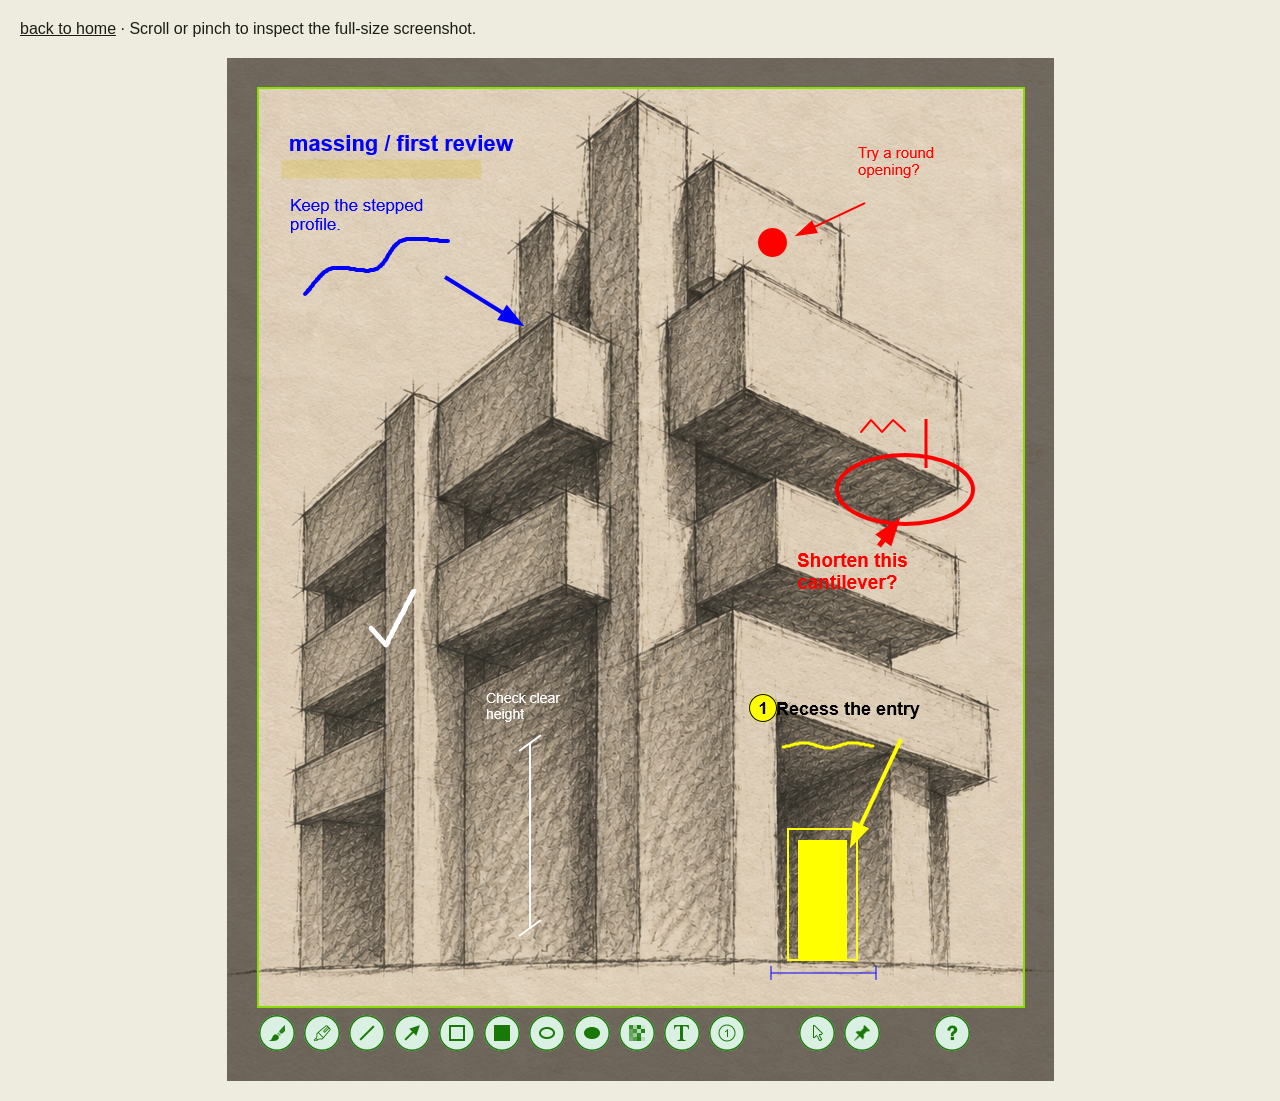
<file: screenshot.html>
<!doctype html>
<html lang="en">
<head>
    <meta charset="utf-8">
    <meta name="robots" content="noindex">
    <meta name="viewport" content="width=device-width, initial-scale=1">
    <title>Screenshot detail — greenflame</title>
    <style>
        body { margin: 0; padding: 20px; background: #eeecdf; color: #1b1d16; font-family: sans-serif; }
        a { color: inherit; }
        p { margin: 0 0 20px; }
        img { display: block; margin: 0 auto; }
    </style>
</head>
<body>
    <p><a href="./">back to home</a> · Scroll or pinch to inspect the full-size screenshot.</p>
    <img src="assets/brutalist-scene-annotated.png" width="827" height="1023" alt="An architectural sketch annotated in greenflame: keep the stepped profile, try a round opening, shorten the cantilever, check clear height, and recess the entry.">
</body>
</html>
</file>
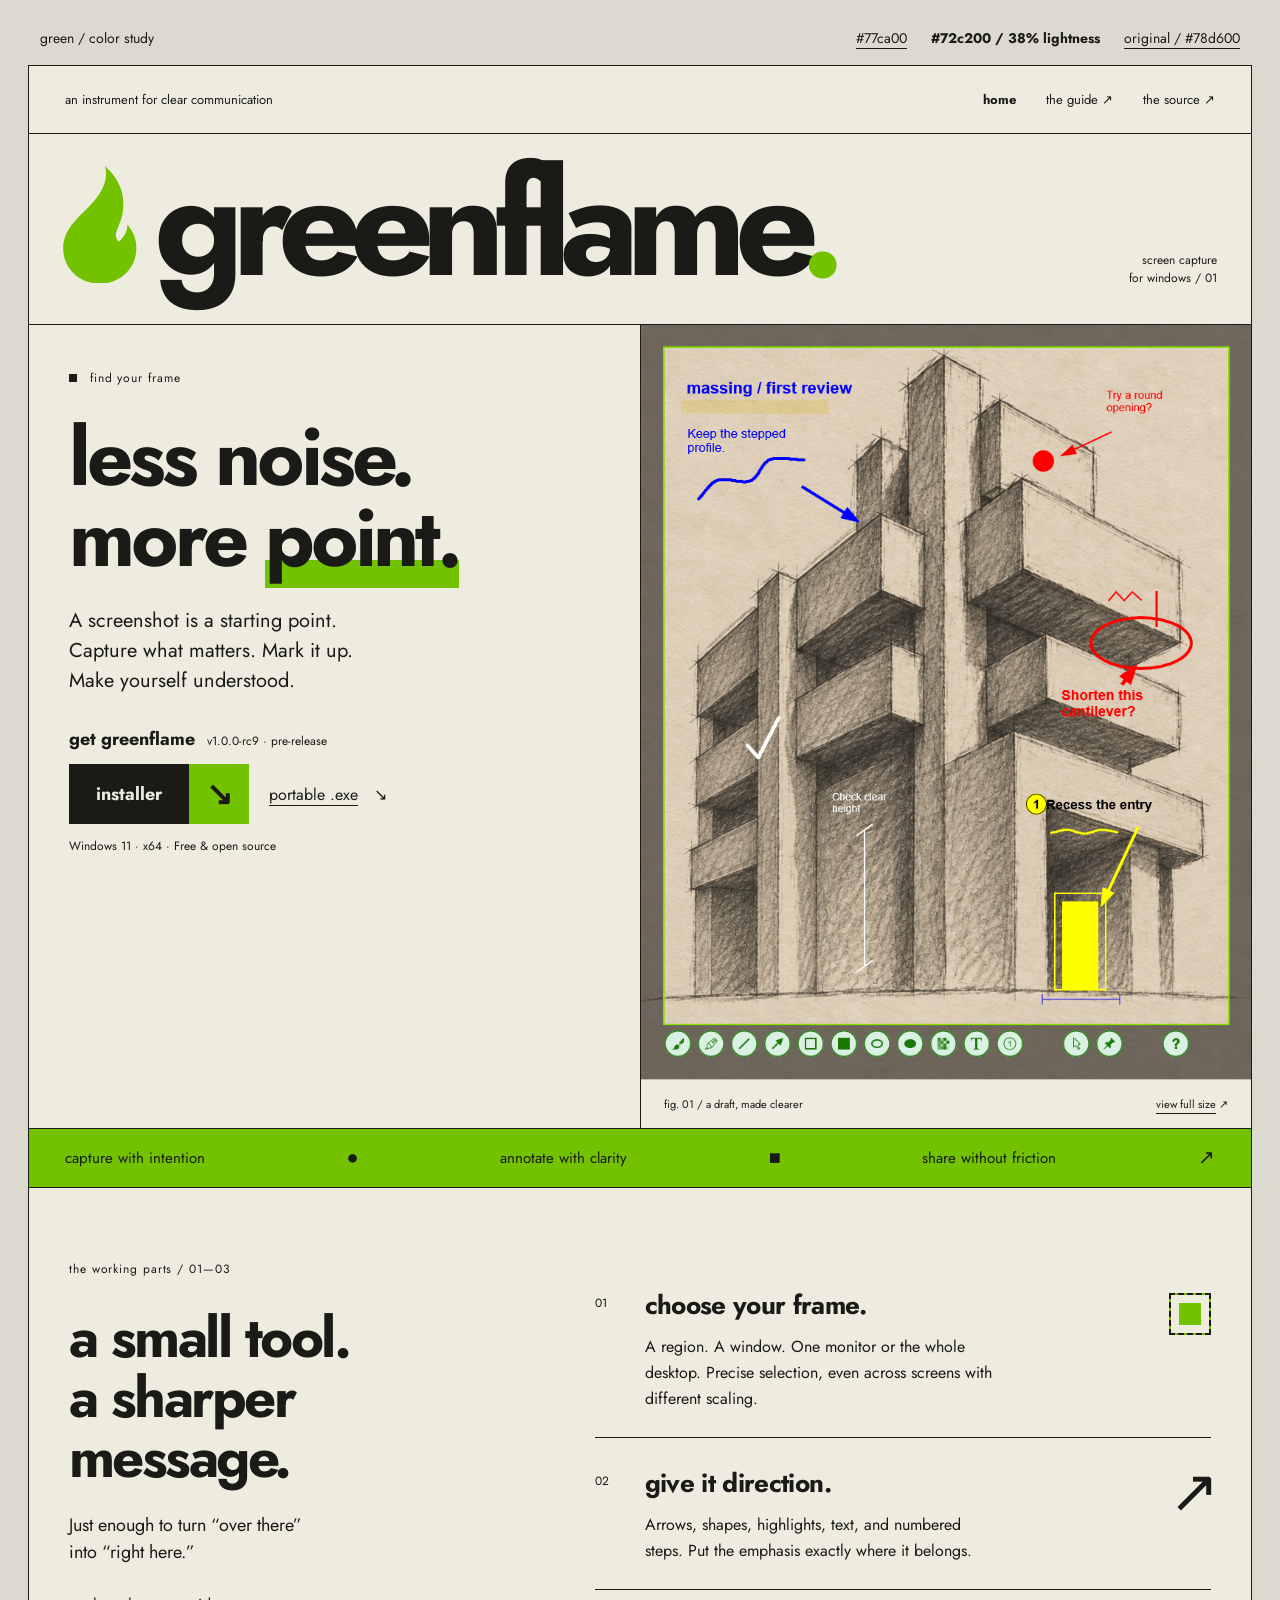
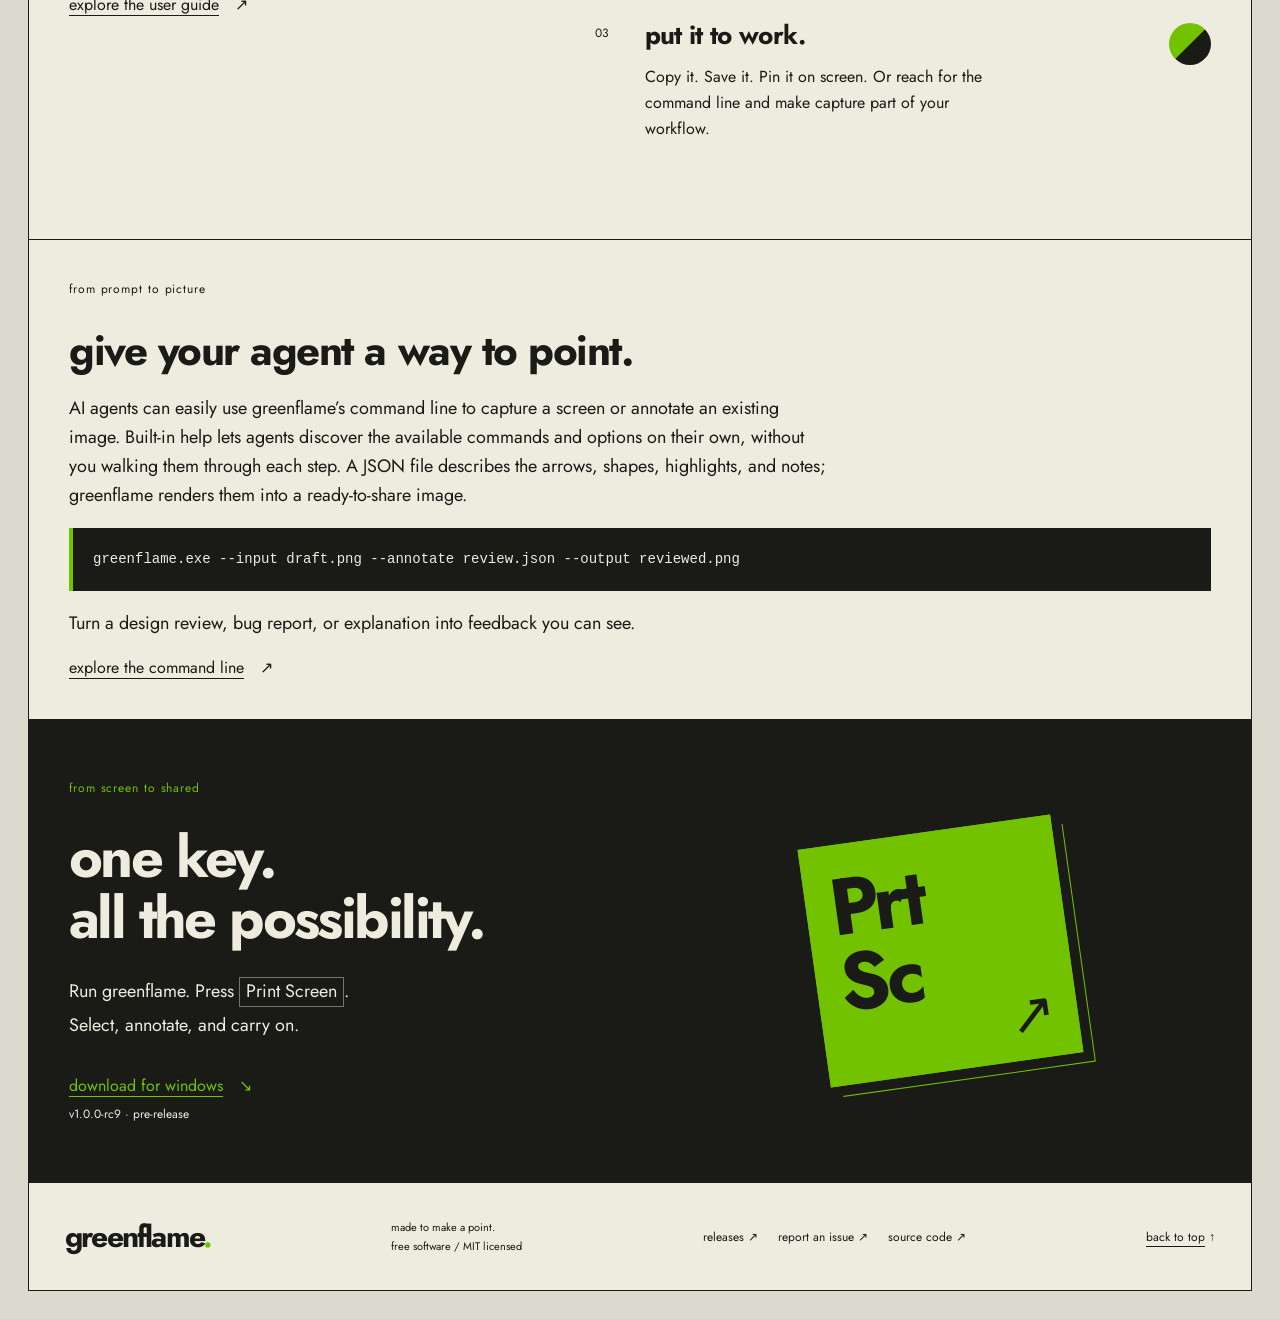
<file: study/green/darker.html>
<!doctype html>
<html lang="en">
<head><base href="../../">
    <meta charset="utf-8">
    <meta name="viewport" content="width=device-width, initial-scale=1">
    <meta name="description" content="Less noise. More point. greenflame is a free, open-source screenshot and annotation tool for Windows.">
    <meta name="theme-color" content="#eeecdf">
    <title>greenflame — less noise. more point.</title>
    <link rel="icon" href="/favicon.ico?v=e" type="image/x-icon" sizes="16x16 32x32 48x48">
    <link rel="canonical" href="https://getgreenflame.com/">
    <link rel="preload" href="jost-bold.ttf" as="font" type="font/ttf" crossorigin>
    <link rel="stylesheet" href="style.css">
    <script src="downloads.js" defer></script>
<meta name="robots" content="noindex,nofollow"><style>:root { --green: #72c200; } .color-study { max-width: 1200px; margin: 0 auto 16px; display: flex; flex-wrap: wrap; align-items: center; gap: 12px 24px; font-size: 14px; line-height: 1.5; } .color-study-label { margin-right: auto; } .color-study [aria-current] { font-weight: 700; } </style></head>
<body>
    <a class="skip" href="#main">Skip to content</a>
    <aside class="color-study" aria-label="Color study"><span class="color-study-label">green / color study</span><a href="study/green/">#77ca00</a><span aria-current="page">#72c200 / 38% lightness</span><a href="./">original / #78d600</a></aside><div class="sheet">
        <header>
            <div class="masthead">
                <a class="identity" href="/" aria-label="greenflame home">an instrument for clear communication</a>
                <nav aria-label="Main navigation"><span aria-current="page">home</span><span><a href="guide.html">the guide</a> <span aria-hidden="true">↗</span></span><span><a href="https://github.com/greenflamehq/greenflame">the source</a> <span aria-hidden="true">↗</span></span></nav>
            </div>
            <div class="nameplate"><a class="wordmark" href="/" aria-label="greenflame home"><svg class="wordmark-flame" viewBox="319 122 578 930" aria-hidden="true"><path d="M648 122C747 212 796 311 794 426C794 516 767 568 746 621C724 676 737 691 758 721C800 685 826 638 826 585C876 646 897 706 897 770C897 932 767 1052 609 1052C449 1052 319 931 319 775C319 640 410 552 504 461C614 357 684 239 648 122Z"/></svg><span>greenflame<span class="brand-dot">.</span></span></a><span class="edition">screen capture<br>for windows / 01</span></div>
        </header>
        <main id="main">
            <section class="hero" aria-labelledby="headline">
                <div class="hero-copy">
                    <p class="eyebrow"><span class="little-square" aria-hidden="true"></span> find your frame</p>
                    <h1 id="headline">less noise.<br>more <span class="highlight">point.</span></h1>
                    <p class="intro">A screenshot is a starting point.<br>Capture what matters. Mark it up.<br>Make yourself understood.</p>
                    <div id="downloads">
                        <p class="download-heading">get greenflame <span class="release-version" id="release-version">v1.0.0-rc9 · pre-release</span></p>
                        <div class="download-options">
                            <a class="download" id="installer-download" href="https://github.com/greenflamehq/greenflame/releases/download/v1.0.0-rc9/greenflame-1.0.0-rc9-win-x64.exe"><span>installer</span><span class="download-arrow" aria-hidden="true">↘</span></a>
                            <span><a class="text-link" id="portable-download" href="https://github.com/greenflamehq/greenflame/releases/download/v1.0.0-rc9/greenflame.exe">portable .exe</a><span class="link-arrow" aria-hidden="true">↘</span></span>
                        </div>
                        <p class="download-note">Windows 11 · x64 · Free &amp; open source</p>
                    </div>
                </div>
                <figure class="composition">
                    <a class="screenshot-link" href="screenshot.html" aria-label="Enlarge the annotated screenshot"><img src="assets/brutalist-scene-annotated.png" width="827" height="1023" fetchpriority="high" alt="A charcoal building sketch reviewed in greenflame, with arrows, freehand marks, dimensions, and notes suggesting a circular opening, shorter cantilever, and recessed entry. The capture border and annotation toolbar are visible."></a>
                    <figcaption><span>fig. 01 / a draft, made clearer</span><span><a href="screenshot.html">view full size</a> <span aria-hidden="true">↗</span></span></figcaption>
                </figure>
            </section>
            <div class="principles" aria-label="Product principles"><span>capture with intention</span><span aria-hidden="true">●</span><span>annotate with clarity</span><span aria-hidden="true">■</span><span>share without friction</span><span aria-hidden="true">↗</span></div>
            <section class="tools" id="tools" aria-labelledby="tools-heading">
                <div class="section-intro"><p class="eyebrow">the working parts / 01—03</p><h2 id="tools-heading">a small tool.<br>a sharper<br>message.</h2><p>Just enough to turn “over there”<br>into “right here.”</p><a class="text-link" href="guide.html">explore the user guide</a><span class="link-arrow" aria-hidden="true">↗</span></div>
                <div class="tool-list">
                    <article class="tool"><span class="tool-number">01</span><div><h3>choose your frame.</h3><p>A region. A window. One monitor or the whole desktop. Precise selection, even across screens with different scaling.</p></div><span class="tool-symbol frame-symbol" aria-hidden="true"></span></article>
                    <article class="tool"><span class="tool-number">02</span><div><h3>give it direction.</h3><p>Arrows, shapes, highlights, text, and numbered steps. Put the emphasis exactly where it belongs.</p></div><span class="tool-symbol arrow-symbol" aria-hidden="true">↗</span></article>
                    <article class="tool"><span class="tool-number">03</span><div><h3>put it to work.</h3><p>Copy it. Save it. Pin it on screen. Or reach for the command line and make capture part of your workflow.</p></div><span class="tool-symbol circle-symbol" aria-hidden="true"></span></article>
                </div>
            </section>
            <section class="agent-workflow" aria-labelledby="agent-heading">
                <p class="eyebrow">from prompt to picture</p>
                <h2 id="agent-heading">give your agent a way to point.</h2>
                <p>AI agents can easily use greenflame’s command line to capture a screen or annotate an existing image. Built-in help lets agents discover the available commands and options on their own, without you walking them through each step. A JSON file describes the arrows, shapes, highlights, and notes; greenflame renders them into a ready-to-share image.</p>
                <pre><code>greenflame.exe --input draft.png --annotate review.json --output reviewed.png</code></pre>
                <p>Turn a design review, bug report, or explanation into feedback you can see.</p>
                <a class="text-link" href="guide.html#command-line">explore the command line</a><span class="link-arrow" aria-hidden="true">↗</span>
            </section>
            <section class="start" aria-labelledby="start-heading">
                <div class="start-copy"><p class="eyebrow">from screen to shared</p><h2 id="start-heading">one key.<br>all the possibility.</h2><p>Run greenflame. Press <kbd>Print Screen</kbd>.<br>Select, annotate, and carry on.</p><div class="bottom-download"><a class="text-link" href="#downloads">download for windows</a><span class="bottom-download-arrow" aria-hidden="true">↘</span><span class="release-version" id="bottom-release-version">v1.0.0-rc9 · pre-release</span></div></div>
                <div class="key-art" aria-hidden="true"><div class="key-face"><span>Prt<br>Sc</span><span class="key-arrow">↗</span></div></div>
            </section>
        </main>
        <footer><a class="footer-brand" href="/">greenflame<span>.</span></a><span>made to make a point.<br>free software / MIT licensed</span><nav aria-label="Footer navigation"><span><a href="https://github.com/greenflamehq/greenflame/releases">releases</a> <span aria-hidden="true">↗</span></span><span><a href="https://github.com/greenflamehq/greenflame/issues">report an issue</a> <span aria-hidden="true">↗</span></span><span><a href="https://github.com/greenflamehq/greenflame">source code</a> <span aria-hidden="true">↗</span></span></nav><div class="back-top"><a href="#">back to top</a> <span aria-hidden="true">↑</span></div></footer>
    </div>
</body>
</html>
</file>
<file: style.css>
@font-face {
    font-family: Jost;
    src: url("jost-regular.ttf") format("truetype");
    font-weight: 400;
    font-display: swap;
}
@font-face {
    font-family: Jost;
    src: url("jost-bold.ttf") format("truetype");
    font-weight: 700;
    font-display: swap;
}
:root {
    color-scheme: light;
    /* Approved brand green. */
    --green: #77ca00;
    --paper: #eeecdf;
    --ink: #1a1b17;
    --rule: #c0c0b2;
    font-family: Jost, "Century Gothic", sans-serif;
    color: var(--ink);
    background: #dcdacf;
}
* { box-sizing: border-box; }
html { scroll-padding-top: 24px; }
body { margin: 0; padding: 28px; }
::selection { background: var(--green); color: var(--ink); }
a { color: inherit; text-decoration-thickness: 1px; text-underline-offset: 5px; }
a:hover { text-decoration-thickness: 2px; }
a:focus-visible { outline: 3px solid currentColor; outline-offset: 6px; }
.skip { position: absolute; z-index: 5; top: 0; left: 28px; padding: 12px 20px; background: var(--ink); color: var(--paper); transform: translateY(-120%); }
.skip:focus { transform: translateY(0); }
.sheet { max-width: 1440px; margin: auto; background: var(--paper); border: 1px solid var(--ink); }
.masthead { display: flex; justify-content: space-between; align-items: center; gap: 24px; padding: 20px 36px; border-bottom: 1px solid var(--ink); font-size: 13px; }
.identity { display: flex; align-items: center; gap: 12px; text-decoration: none; }
.wordmark-flame { flex: none; width: .5em; height: .8em; fill: var(--green); }
nav { display: flex; gap: 30px; }
nav a { display: inline-block; padding-block: 4px; text-decoration: none; }
nav a:hover { text-decoration: underline; }
nav [aria-current="page"] { padding-block: 4px; font-weight: 700; }
.nameplate { display: flex; align-items: flex-end; justify-content: space-between; padding: 22px 34px 31px; border-bottom: 1px solid var(--ink); gap: 20px; }
.wordmark { display: inline-flex; align-items: center; gap: .12em; font-size: clamp(64px, 11.5vw, 166px); font-weight: 700; letter-spacing: -.085em; line-height: .93; text-decoration: none; white-space: nowrap; }
.brand-dot { color: var(--green); }
.edition { font-size: 12px; line-height: 1.5; text-align: right; flex-shrink: 0; padding-bottom: 6px; }
.hero { display: grid; grid-template-columns: 1fr 1fr; }
.hero-copy { padding: 44px 40px 42px; }
.eyebrow { margin: 0 0 30px; font-size: 12px; letter-spacing: .075em; }
.little-square { display: inline-block; width: 8px; height: 8px; margin-right: 8px; background: var(--ink); }
h1 { font-size: clamp(48px, 6.3vw, 90px); font-weight: 700; line-height: 1; letter-spacing: -.05em; margin: 0 0 28px; }
.highlight { background: linear-gradient(transparent 69%, var(--green) 69%, var(--green) 93%, transparent 93%); }
.intro { font-size: 20px; line-height: 1.5; margin: 0 0 30px; }
.download { display: inline-flex; align-items: stretch; background: var(--ink); color: var(--paper); font-size: 18px; font-weight: 700; text-decoration: none; }
.download > span:first-child { padding: 17px 27px; }
.download-arrow { display: grid; place-items: center; min-width: 60px; background: var(--green); color: var(--ink); font-size: 32px; line-height: 1; transition: background .15s; }
.download:hover .download-arrow { background: var(--paper); }
.download-note { font-size: 12px; line-height: 1.65; margin: 13px 0 0; }
.download-heading { display: flex; flex-wrap: wrap; align-items: baseline; gap: 6px 12px; margin: 0 0 12px; font-size: 18px; font-weight: 700; }
.release-version { font-size: 12px; font-weight: 400; }
.download-options { display: flex; flex-wrap: wrap; align-items: center; gap: 20px; }
.composition { margin: 0; border-left: 1px solid var(--ink); display: flex; flex-direction: column; justify-content: center; overflow: hidden; }
.composition img { width: 100%; height: auto; display: block; }
.green-fill { fill: var(--green); }
.ink-fill { fill: var(--ink); }
.paper-fill { fill: var(--paper); }
.ink-stroke { stroke: var(--ink); }
figcaption { display: flex; justify-content: space-between; gap: 15px; padding: 16px 23px; border-top: 1px solid var(--rule); font-size: 11px; }
.principles { display: flex; justify-content: space-between; align-items: center; gap: 20px; background: var(--green); padding: 18px 36px; border-block: 1px solid var(--ink); font-size: 15px; }
.principles span:nth-child(even) { font-size: 20px; line-height: 1; }
.tools { display: grid; grid-template-columns: .85fr 1.15fr; padding: 72px 40px; gap: 70px; }
.section-intro h2 { font-size: clamp(40px, 4.4vw, 62px); line-height: 1.06; letter-spacing: -.045em; margin: 0 0 24px; }
.section-intro > p:not(.eyebrow) { font-size: 18px; line-height: 1.55; margin-bottom: 26px; }
.text-link { font-size: 16px; }
.link-arrow { margin-left: 16px; }
.tool { display: grid; grid-template-columns: 30px 1fr 56px; gap: 20px; align-items: start; padding: 26px 0; }
.tool + .tool { border-top: 1px solid var(--ink); }
.tool-number { font-size: 12px; padding-top: 8px; }
.tool h3 { font-size: 26px; letter-spacing: -.025em; margin: 0 0 10px; }
.tool p { font-size: 16px; line-height: 1.6; margin: 0; max-width: 350px; }
.tool-symbol { display: block; justify-self: end; margin-top: 7px; width: 42px; height: 42px; }
.frame-symbol { border: 2px dashed var(--ink); box-shadow: inset 0 0 0 8px var(--paper); background: var(--green); }
.arrow-symbol { font-family: Arial, sans-serif; font-size: 60px; line-height: .7; }
.circle-symbol { background: var(--green); border-radius: 50%; border-right: 21px solid var(--ink); transform: rotate(45deg); }
.agent-workflow { padding: 40px clamp(22px, 4vw, 40px); border-top: 1px solid var(--ink); }
.agent-workflow h2 { font-size: clamp(28px, 3.5vw, 42px); line-height: 1.1; letter-spacing: -.035em; margin: 0 0 20px; }
.agent-workflow > p:not(.eyebrow) { max-width: 760px; font-size: 18px; line-height: 1.6; }
.agent-workflow pre { padding: 20px; border-left: 4px solid var(--green); background: var(--ink); color: var(--paper); white-space: pre-wrap; overflow-wrap: anywhere; font-size: 14px; line-height: 1.7; }
.start { display: grid; grid-template-columns: 1fr 1fr; background: var(--ink); color: var(--paper); padding: 60px 40px; gap: 60px; align-items: center; }
.start .eyebrow { color: var(--green); }
.start h2 { font-size: clamp(40px, 4.5vw, 64px); letter-spacing: -.045em; line-height: 1.05; margin: 0 0 26px; }
.start p:not(.eyebrow) { font-size: 18px; line-height: 1.9; }
.start .text-link { display: inline-block; margin-top: 14px; color: var(--green); }
.bottom-download-arrow { margin-left: 16px; color: var(--green); }
#bottom-release-version { display: block; margin-top: 8px; }
kbd { font: inherit; border: 1px solid #73766a; padding: 0 6px 2px; white-space: nowrap; }
.key-art { justify-self: center; width: 255px; transform: rotate(-8deg); }
.key-face { position: relative; background: var(--green); color: var(--ink); border: 2px solid var(--green); box-shadow: 10px 10px 0 var(--ink), 11px 11px 0 var(--green); padding: 22px; height: 240px; }
.key-face > span:first-child { font-size: 80px; line-height: .95; letter-spacing: -.055em; font-weight: 700; }
.key-arrow { position: absolute; bottom: 15px; right: 20px; font-size: 56px; line-height: 1; }
footer { display: flex; align-items: center; justify-content: space-between; gap: 24px; padding: 32px 36px; }
.footer-brand { font-size: 30px; font-weight: 700; letter-spacing: -.06em; text-decoration: none; }
.footer-brand span { color: var(--green); }
footer > span { font-size: 11px; line-height: 1.7; }
footer nav { font-size: 12px; gap: 20px; }
.back-top { font-size: 12px; white-space: nowrap; }
@media (min-width: 1500px) { body { padding-block: 40px; } }
@media (max-width: 1000px) {
    body { padding: 18px; }
    .masthead, .nameplate { padding-inline: 24px; }
    .identity { font-size: 11px; }
    nav { gap: 18px; }
    .edition { display: none; }
    .wordmark { font-size: 14vw; }
    .hero-copy { padding: 34px 26px; }
    .intro { font-size: 18px; }
    .eyebrow { margin-bottom: 24px; }
    .tools { padding: 50px 26px; gap: 34px; grid-template-columns: .8fr 1.2fr; }
    .tool { gap: 12px; grid-template-columns: 24px 1fr 34px; }
    .tool-symbol { width: 30px; height: 30px; }
    .circle-symbol { border-right-width: 15px; }
    .arrow-symbol { font-size: 46px; }
    .tool h3 { font-size: 23px; }
    .principles { padding-inline: 26px; font-size: 12px; gap: 12px; }
    figcaption span:last-child { display: none; }
    .start { padding: 50px 26px; gap: 26px; }
    footer { padding-inline: 26px; flex-wrap: wrap; }
}
@media (max-width: 650px) {
    body { padding: 10px; }
    .masthead { padding: 16px 18px; flex-wrap: wrap; gap: 14px; }
    .masthead nav { width: 100%; justify-content: space-between; font-size: 12px; }
    .identity { font-size: 11px; }
    .nameplate { padding: 20px 16px 25px; }
    .wordmark { font-size: 14vw; }
    .hero { grid-template-columns: 1fr; }
    .hero-copy { padding: 32px 22px; }
    h1 { font-size: clamp(48px, 11.5vw, 72px); }
    .intro { font-size: 18px; }
    .composition { border-left: 0; border-top: 1px solid var(--ink); }
    figcaption { padding: 14px 20px; }
    figcaption span:last-child { display: inline; }
    .principles { padding: 17px 20px; gap: 12px; font-size: 11px; }
    .principles span:nth-child(even) { display: none; }
    .tools { display: block; padding: 42px 22px; }
    .section-intro { margin-bottom: 34px; }
    .section-intro h2 { font-size: 46px; }
    .tool { grid-template-columns: 22px 1fr 30px; gap: 12px; padding: 24px 0; }
    .tool h3 { font-size: 23px; }
    .tool p { font-size: 16px; }
    .start { grid-template-columns: 1fr; padding: 40px 22px 50px; gap: 45px; }
    .start h2 { font-size: 43px; }
    .key-art { width: 200px; }
    .key-face { height: 195px; }
    .key-face > span:first-child { font-size: 64px; }
    footer { padding: 25px 22px; gap: 22px; }
    footer > span { margin-left: auto; text-align: right; }
    footer nav { gap: 18px; font-size: 11px; }
    .back-top { margin-left: auto; }
}
@media (prefers-reduced-motion: reduce) { * { transition: none !important; } }
</file>
<file: guide.css>
.guide-intro { padding: 48px 40px; border-bottom: 1px solid var(--ink); }
.guide-intro h1 { font-size: clamp(52px, 6vw, 84px); }
.guide-intro > p:not(.eyebrow) { font-size: 22px; line-height: 1.5; }
.guide-layout { display: grid; grid-template-columns: 240px minmax(0, 1fr); }
.guide-sidebar { position: sticky; top: 0; align-self: start; max-height: 100vh; overflow-y: auto; padding: 24px; font-size: 14px; }
.guide-sidebar a { display: block; padding: 5px 0; text-decoration: none; }
.guide-sidebar a:hover { text-decoration: underline; }
.guide-sidebar .sub { padding-left: 12px; font-size: 12px; }
.sidebar-group-label { font-weight: 700; margin: 24px 0 8px; border-top: 1px solid var(--rule); padding-top: 12px; }
.sidebar-group-label:first-child { margin-top: 0; border: 0; }
.guide-content { min-width: 0; border-left: 1px solid var(--ink); padding: 0 48px 64px; font-size: 17px; line-height: 1.65; }
.guide-content h2 { border-top: 1px solid var(--ink); margin: 64px 0 24px; padding-top: 22px; font-size: 38px; letter-spacing: -.035em; line-height: 1.15; }
.guide-content h2:first-child { border-top: 0; margin-top: 36px; }
.guide-content h3 { margin: 36px 0 14px; font-size: 26px; line-height: 1.25; letter-spacing: -.02em; }
.guide-content h4 { font-size: 19px; margin: 26px 0 10px; }
.guide-content p, .guide-content li { max-width: 76ch; }
.guide-content li { margin-block: 8px; }
.guide-content a { overflow-wrap: anywhere; }
.guide-content code { font-size: .82em; overflow-wrap: anywhere; }
.guide-content pre { padding: 20px; overflow-x: auto; background: var(--ink); color: var(--paper); font-size: 15px; line-height: 1.7; }
.guide-content pre code { font-size: inherit; overflow-wrap: normal; }
.table-wrap { overflow-x: auto; margin: 20px 0; }
.guide-content table { border-collapse: collapse; width: 100%; font-size: 15px; text-align: left; }
.guide-content th { background: var(--green); color: var(--ink); font-weight: 700; }
.guide-content th, .guide-content td { padding: 12px 14px; border-bottom: 1px solid var(--rule); vertical-align: top; }
.guide-content td:first-child { min-width: 120px; }
.callout { border-left: 4px solid var(--green); padding: 16px 20px; margin: 24px 0; background: #e2e0d3; }
.callout-warn { border-left-color: var(--ink); }
@media (max-width: 1000px) {
    .guide-layout { grid-template-columns: 190px minmax(0, 1fr); }
    .guide-content { padding-inline: 26px; }
    .guide-sidebar { padding: 20px 16px; }
}
@media (max-width: 650px) {
    .guide-intro { padding: 32px 22px; }
    .guide-layout { display: block; }
    .guide-sidebar { position: static; max-height: 260px; border-bottom: 1px solid var(--ink); padding: 22px; }
    .guide-content { border-left: 0; padding: 0 22px 40px; font-size: 16px; }
    .guide-content h2 { font-size: 32px; }
    .guide-content h3 { font-size: 24px; }
    .guide-content th, .guide-content td { padding: 10px; }
    .guide-content table { min-width: 520px; }
    .guide-content ul, .guide-content ol { padding-left: 24px; }
}
</file>
